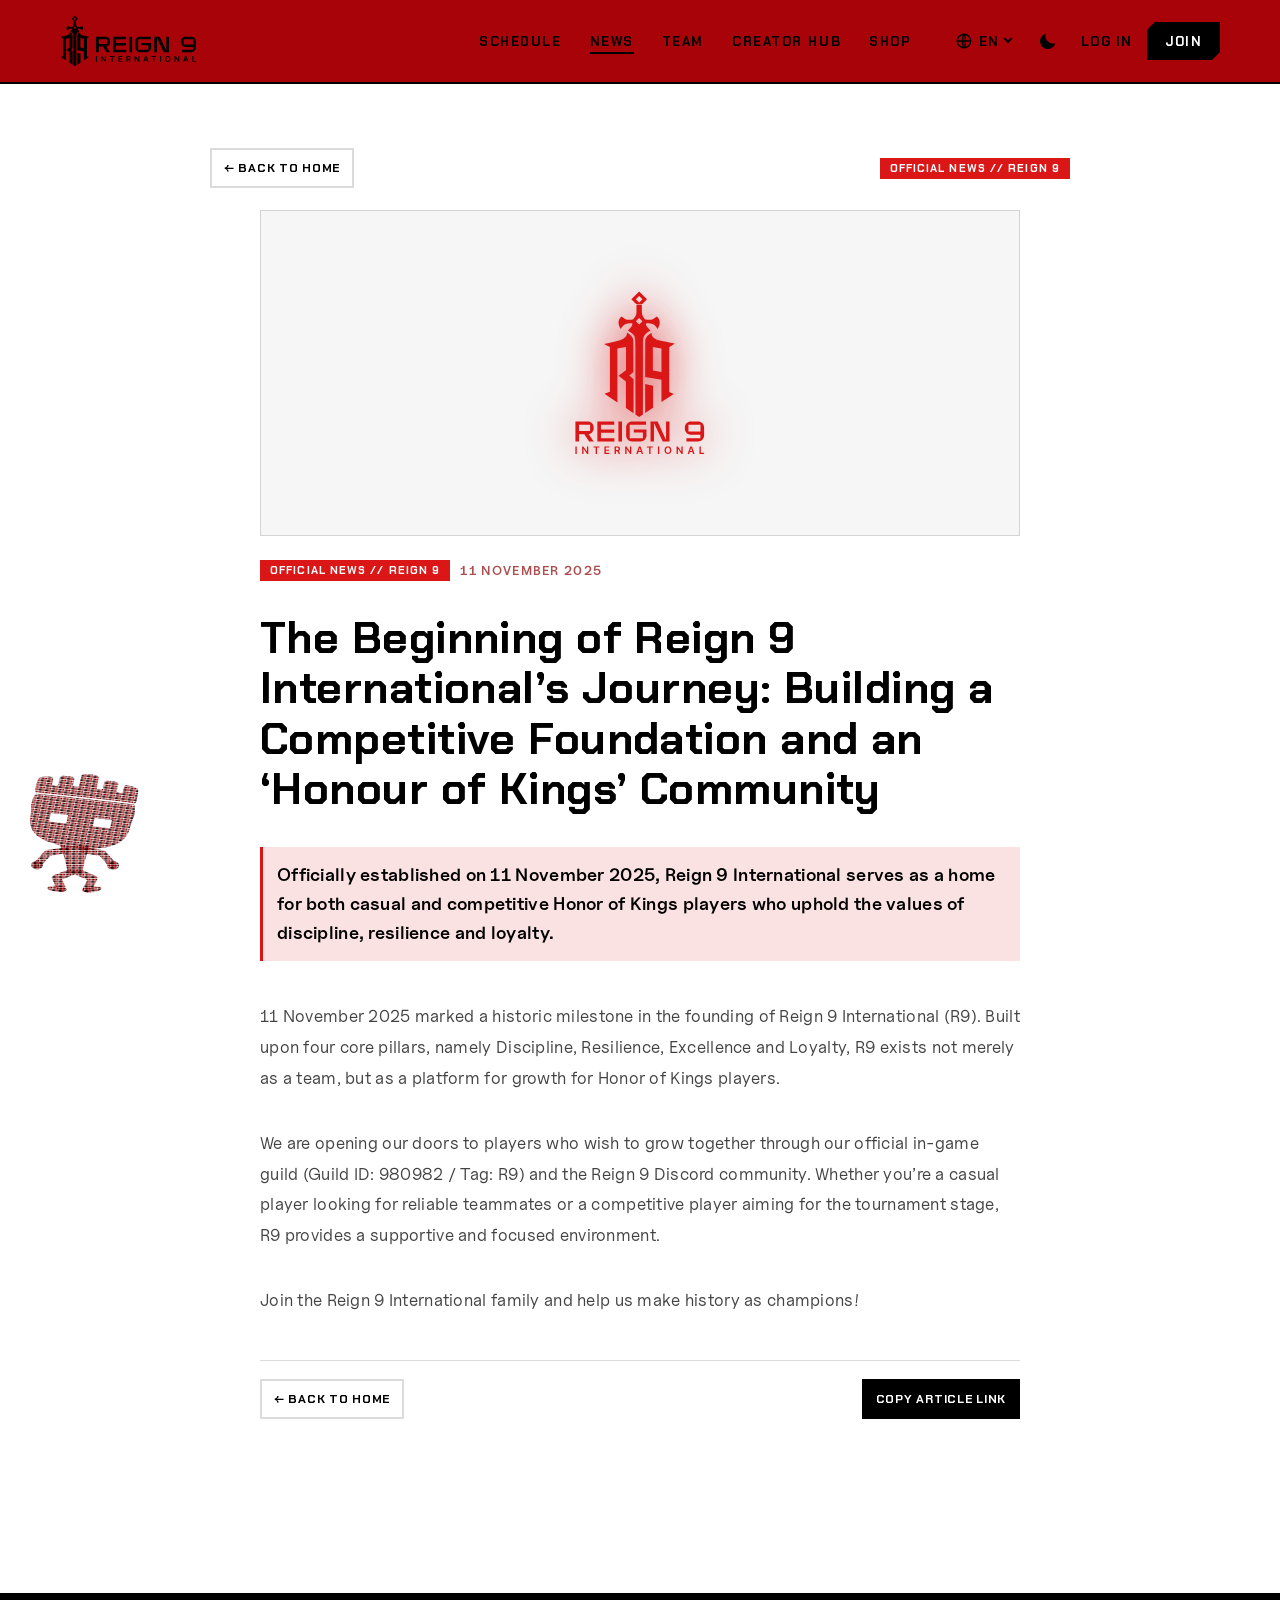
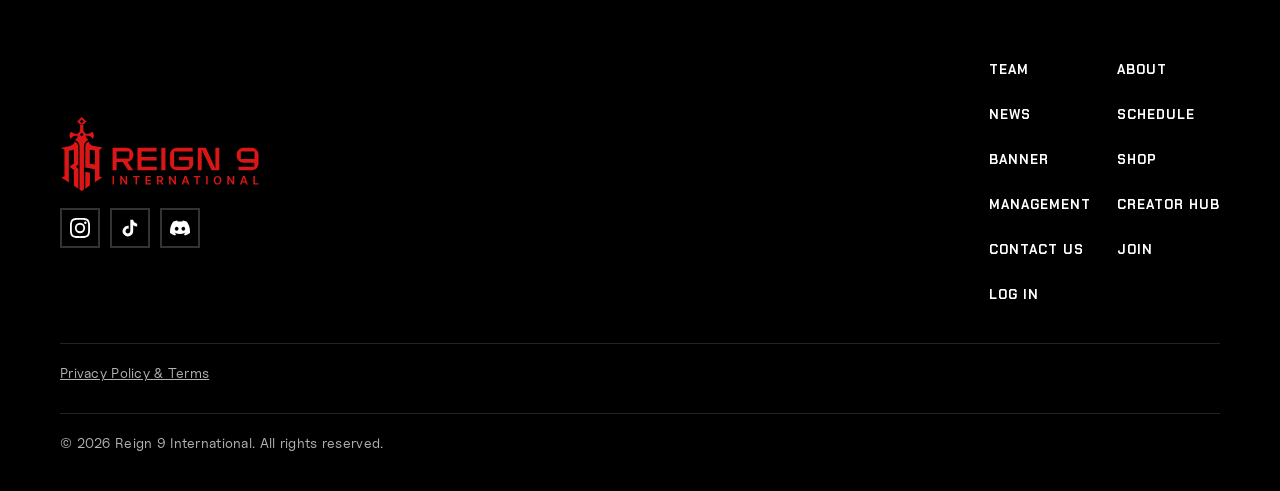
<file: news.html>
<!doctype html>
<html lang="id">
<head>
<meta charset="utf-8">
<meta http-equiv="Content-Security-Policy" content="default-src 'self'; script-src 'self' 'sha256-VEvgJRz/b//qv5WfS8NdVDjYWVtd0/DS3/UY55HoEo4='; style-src 'self' 'unsafe-inline'; img-src 'self' data: blob: https://admin.reign9.site https://i.ytimg.com; font-src 'self'; connect-src 'self' https://admin.reign9.site; media-src 'self'; object-src 'none'; base-uri 'self'; form-action 'self' https://admin.reign9.site; manifest-src 'self'; upgrade-insecure-requests">
<meta name="referrer" content="strict-origin-when-cross-origin">
<meta name="viewport" content="width=device-width, initial-scale=1">
<title>News · Reign 9 International</title>
<meta name="description" content="Berita resmi, kabar turnamen, dan rilis organisasi Reign 9 International (R9) Honor of Kings Esports.">
<meta property="og:title" content="News · Reign 9 International">
<meta property="og:description" content="Honor of Kings esports organization. Together we reign.">
<meta property="og:image" content="gambar/banner/banner-5.jpg">
<meta name="theme-color" content="#A80309">
<meta name="color-scheme" content="dark light">
<meta name="robots" content="index, follow, noai, noimageai">
<meta name="googlebot" content="index, follow, noai, noimageai">
<meta name="bingbot" content="noai, noimageai">
<meta name="copyright" content="© 2026 Reign 9 International">
<script>try { const t = localStorage.getItem('tema'); if (t) document.documentElement.dataset.tema = t; const b = localStorage.getItem('bahasa'); if (b) document.documentElement.lang = b === 'zh' ? 'zh-CN' : b; } catch (e) {}</script>
<link rel="icon" href="gambar/favicon.svg" type="image/svg+xml">
<link rel="preload" href="font/Reign9Display-Regular.otf" as="font" type="font/otf" crossorigin>
<link rel="preload" href="font/oxanium-500.woff2" as="font" type="font/woff2" crossorigin>
<link rel="stylesheet" href="font/font.css?v=2611182331">
<link rel="stylesheet" href="gaya.css?v=2611182331">
</head>
<body>
<svg id="r9-sprite-logo" xmlns="http://www.w3.org/2000/svg" hidden aria-hidden="true"><symbol id="tegak" viewBox="203.33 170.62 188.61 237.24"><g style="fill:var(--logo-simbol,currentColor)"><path fill-rule="nonzero" d="M247.05 319.57 L254.86 316.51 L254.86 252.49 L246.31 248.15 L254.86 246.16 L254.86 246.14 L259.66 245.05 L259.70 245.04 L259.70 245.04 L268.03 243.15 C274.41 241.20 280.14 237.33 279.20 231.98 C279.20 231.98 288.34 235.68 288.42 243.80 L288.42 249.25 L288.42 250.42 L288.42 288.24 L282.66 293.36 L288.75 298.63 L288.75 347.25 L277.79 339.98 L277.79 301.76 L267.28 293.60 L277.87 285.57 L277.87 252.40 L265.57 254.63 L265.57 331.87 L247.05 319.57 Z"/><path fill-rule="evenodd" d="M324.47 242.68 L335.58 244.88 L335.59 244.87 L338.60 245.48 L339.91 245.74 L339.91 245.75 L347.94 247.40 L339.91 252.55 L339.91 317.08 L346.46 319.64 L328.74 331.40 L328.74 318.55 L328.74 310.43 L328.74 299.41 L305.40 295.28 L305.40 288.87 L305.40 284.11 L305.42 284.12 L305.53 250.42 L305.53 250.42 C305.53 250.42 305.40 252.18 305.53 243.80 C305.66 235.42 314.78 232.11 314.78 232.11 C313.91 237.05 318.71 240.71 324.47 242.68 L324.47 242.68 Z M328.74 288.25 L328.74 254.37 L316.43 252.38 L316.43 286.07 L328.74 288.25 Z"/><path fill-rule="nonzero" d="M316.76 339.36 L316.76 327.73 L316.76 310.43 L316.76 307.87 L305.41 305.47 L305.41 346.89 L316.76 339.36 L316.76 339.36 Z"/><path fill-rule="evenodd" d="M285.57 183.87 L296.81 172.62 L308.05 183.87 L301.31 190.61 L292.31 190.61 L285.57 183.87 L285.57 183.87 Z M292.08 183.86 L296.81 188.59 L301.53 183.86 L296.81 179.14 L292.08 183.86 Z"/><path fill-rule="nonzero" d="M300.02 191.89 L296.81 195.10 L293.60 191.89 L300.02 191.89 L300.02 191.89 Z"/><path fill-rule="evenodd" d="M270.56 226.56 C266.63 220.58 265.32 213.33 271.66 208.44 C277.44 213.36 280.30 214.06 287.84 212.89 C292.53 208.43 292.80 204.98 292.91 202.54 L292.91 191.89 L300.65 191.89 L300.65 202.51 C301.48 206.14 301.05 208.40 305.78 212.89 C313.31 214.06 316.18 213.36 321.96 208.44 C328.29 213.33 326.99 220.58 323.06 226.56 C323.06 226.56 320.74 221.14 315.84 219.21 C312.09 217.73 308.19 218.21 306.56 218.52 C306.20 220.33 307.68 222.81 309.30 224.89 L312.90 228.85 C304.37 233.77 302.17 236.70 302.17 247.44 L302.17 349.05 L296.81 352.60 L291.45 349.05 L291.45 254.04 C291.45 236.40 291.76 236.12 280.71 228.85 L284.31 224.89 C285.94 222.81 287.42 220.33 287.05 218.52 C285.43 218.21 281.53 217.73 277.78 219.21 C272.88 221.14 270.56 226.56 270.56 226.56 L270.56 226.56 Z M292.06 215.50 L296.81 220.25 L301.56 215.50 L296.81 210.76 L292.06 215.50 Z"/></g><g style="fill:var(--logo-teks,currentColor)"><path fill-rule="nonzero" d="M207.27 395.05 L207.27 405.72 L205.33 405.72 L205.33 395.05 L207.27 395.05 L207.27 395.05 Z"/><path fill-rule="nonzero" d="M223.81 395.05 L223.81 405.72 L222.10 405.72 L217.07 398.45 L216.98 398.45 L216.98 405.72 L215.05 405.72 L215.05 395.05 L216.78 395.05 L221.80 402.32 L221.89 402.32 L221.89 395.05 L223.81 395.05 L223.81 395.05 Z"/><path fill-rule="nonzero" d="M231.13 396.67 L231.13 395.05 L239.64 395.05 L239.64 396.67 L236.34 396.67 L236.34 405.72 L234.43 405.72 L234.43 396.67 L231.13 396.67 L231.13 396.67 Z"/><path fill-rule="nonzero" d="M246.96 405.72 L246.96 395.05 L253.90 395.05 L253.90 396.67 L248.89 396.67 L248.89 399.56 L253.54 399.56 L253.54 401.18 L248.89 401.18 L248.89 404.10 L253.94 404.10 L253.94 405.72 L246.96 405.72 L246.96 405.72 Z"/><path fill-rule="nonzero" d="M261.56 405.72 L261.56 395.05 L265.56 395.05 C266.38 395.05 267.07 395.19 267.62 395.47 C268.18 395.76 268.60 396.16 268.89 396.67 C269.18 397.18 269.32 397.78 269.32 398.46 C269.32 399.14 269.17 399.74 268.88 400.24 C268.59 400.74 268.17 401.13 267.60 401.40 C267.04 401.67 266.35 401.81 265.53 401.81 L262.68 401.81 L262.68 400.21 L265.27 400.21 C265.75 400.21 266.14 400.14 266.45 400.01 C266.75 399.87 266.98 399.68 267.13 399.42 C267.28 399.16 267.35 398.84 267.35 398.46 C267.35 398.08 267.27 397.76 267.12 397.49 C266.98 397.22 266.75 397.01 266.44 396.87 C266.14 396.73 265.74 396.66 265.26 396.66 L263.49 396.66 L263.49 405.72 L261.56 405.72 L261.56 405.72 Z"/><path fill-rule="nonzero" d="M267.07 400.88 L264.96 400.88 L267.55 405.72 L269.71 405.72 L267.07 400.88 L267.07 400.88 Z"/><path fill-rule="nonzero" d="M285.55 395.05 L285.55 405.72 L283.83 405.72 L278.80 398.45 L278.71 398.45 L278.71 405.72 L276.78 405.72 L276.78 395.05 L278.51 395.05 L283.53 402.32 L283.63 402.32 L283.63 395.05 L285.55 395.05 L285.55 395.05 Z"/><path fill-rule="nonzero" d="M294.70 405.72 L292.64 405.72 L296.39 395.05 L298.78 395.05 L302.54 405.72 L300.48 405.72 L297.63 397.24 L297.55 397.24 L294.70 405.72 L294.70 405.72 Z"/><path fill-rule="nonzero" d="M294.77 401.53 L294.77 403.09 L300.40 403.09 L300.40 401.53 L294.77 401.53 L294.77 401.53 Z"/><path fill-rule="nonzero" d="M307.87 396.67 L307.87 395.05 L316.38 395.05 L316.38 396.67 L313.08 396.67 L313.08 405.72 L311.17 405.72 L311.17 396.67 L307.87 396.67 L307.87 396.67 Z"/><path fill-rule="nonzero" d="M325.63 395.05 L325.63 405.72 L323.70 405.72 L323.70 395.05 L325.63 395.05 L325.63 395.05 Z"/><path fill-rule="evenodd" d="M342.95 400.38 C342.95 401.53 342.73 402.52 342.30 403.33 C341.87 404.15 341.29 404.78 340.55 405.21 C339.82 405.65 338.98 405.86 338.05 405.86 C337.11 405.86 336.28 405.64 335.54 405.21 C334.80 404.77 334.21 404.15 333.79 403.33 C333.36 402.51 333.14 401.53 333.14 400.38 C333.14 399.23 333.36 398.25 333.79 397.43 C334.21 396.61 334.80 395.99 335.54 395.55 C336.28 395.12 337.11 394.90 338.05 394.90 C338.98 394.90 339.82 395.12 340.55 395.55 C341.29 395.99 341.87 396.61 342.30 397.43 C342.73 398.25 342.95 399.23 342.95 400.38 L342.95 400.38 Z M341.00 400.38 C341.00 399.57 340.88 398.89 340.63 398.33 C340.37 397.78 340.03 397.35 339.58 397.07 C339.14 396.78 338.62 396.64 338.05 396.64 C337.46 396.64 336.95 396.78 336.51 397.07 C336.06 397.35 335.72 397.78 335.46 398.33 C335.21 398.89 335.08 399.57 335.08 400.38 C335.08 401.19 335.21 401.88 335.46 402.43 C335.72 402.99 336.06 403.41 336.51 403.70 C336.95 403.99 337.46 404.13 338.05 404.13 C338.62 404.13 339.14 403.99 339.58 403.70 C340.03 403.41 340.37 402.99 340.63 402.43 C340.88 401.88 341.00 401.19 341.00 400.38 L341.00 400.38 Z"/><path fill-rule="nonzero" d="M359.23 395.05 L359.23 405.72 L357.51 405.72 L352.48 398.45 L352.39 398.45 L352.39 405.72 L350.46 405.72 L350.46 395.05 L352.19 395.05 L357.21 402.32 L357.31 402.32 L357.31 395.05 L359.23 395.05 L359.23 395.05 Z"/><path fill-rule="nonzero" d="M368.38 405.72 L366.32 405.72 L370.07 395.05 L372.46 395.05 L376.22 405.72 L374.16 405.72 L371.31 397.24 L371.23 397.24 L368.38 405.72 L368.38 405.72 Z"/><path fill-rule="nonzero" d="M368.45 401.53 L368.45 403.09 L374.08 403.09 L374.08 401.53 L368.45 401.53 L368.45 401.53 Z"/><path fill-rule="nonzero" d="M383.31 405.72 L383.31 395.05 L385.24 395.05 L385.24 404.10 L389.94 404.10 L389.94 405.72 L383.31 405.72 Z"/><path fill-rule="evenodd" d="M231.61 368.86 L231.61 367.89 C231.61 363.17 227.78 359.36 223.07 359.36 L205.37 359.36 L205.37 387.79 L210.51 387.79 L210.51 377.39 L218.18 377.39 L225.01 387.79 L231.61 387.79 L224.24 377.28 C228.39 376.70 231.61 373.17 231.61 368.86 L231.61 368.86 L231.61 368.86 Z M226.45 372.78 L210.51 372.78 L210.51 363.97 L226.45 363.97 L226.45 372.78 L226.45 372.78 Z"/><path fill-rule="nonzero" d="M261.31 383.18 L242.00 383.18 L242.00 375.47 L261.06 375.47 L261.06 370.86 L242.00 370.86 L242.00 363.97 L261.06 363.97 L261.06 359.36 L236.85 359.36 L236.85 387.79 L261.31 387.79 L261.31 383.18 L261.31 383.18 Z"/><path fill-rule="nonzero" d="M272.18 387.79 L272.18 359.36 L267.03 359.36 L267.03 387.79 L272.18 387.79 L272.18 387.79 Z"/><path fill-rule="nonzero" d="M289.09 370.69 L289.09 375.03 L302.15 375.03 L302.15 383.19 L283.27 383.19 L283.27 363.96 L306.66 363.96 L306.66 359.36 L286.65 359.36 C281.94 359.36 278.12 363.17 278.12 367.89 L278.12 379.26 C278.12 383.97 281.94 387.79 286.65 387.79 L298.77 387.79 C303.48 387.79 307.31 383.97 307.31 379.26 L307.31 370.69 L289.09 370.69 L289.09 370.69 Z"/><path fill-rule="nonzero" d="M335.36 359.36 L335.36 385.74 L323.24 359.36 L313.10 359.36 L313.10 387.79 L318.03 387.79 L318.03 361.33 L330.64 387.79 L340.30 387.79 L340.30 359.36 L335.36 359.36 L335.36 359.36 Z"/><path fill-rule="evenodd" d="M370.86 378.19 L384.54 378.19 L384.54 383.19 L364.58 383.19 L364.58 387.79 L381.39 387.79 C386.10 387.79 389.92 383.97 389.92 379.26 L389.92 367.89 C389.92 363.17 386.10 359.36 381.39 359.36 L370.86 359.36 C366.15 359.36 362.33 363.17 362.33 367.89 L362.33 369.66 C362.33 374.37 366.15 378.19 370.86 378.19 L370.86 378.19 L370.86 378.19 Z M367.48 363.97 L384.77 363.97 L384.77 373.60 L367.48 373.60 L367.48 363.97 Z"/></g></symbol><symbol id="datar" viewBox="83.38 426.13 428.51 163.23"><g style="fill:var(--logo-simbol,currentColor)"><path fill-rule="nonzero" d="M86.04 558.13 L92.94 555.43 L92.94 498.79 L85.38 494.95 L92.94 493.19 L92.94 493.17 L97.19 492.20 L97.22 492.19 L97.22 492.20 L104.59 490.52 C110.24 488.80 115.31 485.37 114.47 480.64 C114.47 480.64 122.56 483.92 122.64 491.10 L122.64 495.92 L122.64 496.95 L122.64 530.42 L117.54 534.94 L122.93 539.61 L122.93 582.63 L113.23 576.19 L113.23 542.38 L103.93 535.16 L113.30 528.05 L113.30 498.71 L102.42 500.68 L102.42 569.02 L86.04 558.13 Z"/><path fill-rule="evenodd" d="M154.53 490.11 L164.36 492.06 L164.37 492.04 L167.03 492.59 L168.19 492.82 L168.19 492.83 L175.30 494.29 L168.19 498.84 L168.19 555.93 L173.98 558.20 L158.31 568.61 L158.31 557.24 L158.31 550.05 L158.31 540.30 L137.65 536.65 L137.65 530.97 L137.65 526.77 L137.67 526.77 L137.78 496.95 L137.77 496.95 C137.77 496.95 137.65 498.52 137.77 491.10 C137.89 483.68 145.96 480.76 145.96 480.76 C145.19 485.13 149.43 488.37 154.53 490.11 L154.53 490.11 Z M158.31 530.42 L158.31 500.45 L147.42 498.69 L147.42 528.50 L158.31 530.42 Z"/><path fill-rule="nonzero" d="M147.71 575.64 L147.71 565.35 L147.71 550.05 L147.71 547.78 L137.67 545.66 L137.67 582.31 L147.71 575.64 L147.71 575.64 Z"/><path fill-rule="evenodd" d="M120.11 438.07 L130.06 428.13 L140.00 438.07 L134.04 444.04 L126.08 444.04 L120.11 438.07 L120.11 438.07 Z M125.88 438.07 L130.06 442.25 L134.24 438.07 L130.06 433.89 L125.88 438.07 Z"/><path fill-rule="nonzero" d="M132.90 445.17 L130.06 448.02 L127.21 445.17 L132.90 445.17 L132.90 445.17 Z"/><path fill-rule="evenodd" d="M106.83 475.85 C103.35 470.56 102.20 464.14 107.80 459.82 C112.92 464.16 115.45 464.79 122.12 463.75 C126.27 459.81 126.51 456.75 126.61 454.59 L126.61 445.17 L133.46 445.17 L133.46 454.57 C134.19 457.78 133.81 459.78 137.99 463.75 C144.66 464.79 147.20 464.16 152.31 459.82 C157.91 464.14 156.76 470.56 153.28 475.85 C153.28 475.85 151.23 471.05 146.89 469.34 C143.58 468.03 140.13 468.46 138.69 468.73 C138.36 470.33 139.67 472.53 141.11 474.37 L144.30 477.87 C136.75 482.23 134.80 484.82 134.80 494.32 L134.80 584.22 L130.06 587.36 L125.32 584.22 L125.32 500.16 C125.32 484.55 125.59 484.31 115.82 477.87 L119.00 474.37 C120.44 472.53 121.75 470.33 121.43 468.73 C119.99 468.46 116.54 468.03 113.22 469.34 C108.89 471.05 106.83 475.85 106.83 475.85 L106.83 475.85 Z M125.86 466.06 L130.06 470.26 L134.26 466.06 L130.06 461.86 L125.86 466.06 Z"/></g><g style="fill:var(--logo-teks,currentColor)"><path fill-rule="nonzero" d="M199.51 555.12 L199.51 573.25 L196.23 573.25 L196.23 555.12 L199.51 555.12 L199.51 555.12 Z"/><path fill-rule="nonzero" d="M227.63 555.12 L227.63 573.25 L224.71 573.25 L216.17 560.91 L216.02 560.91 L216.02 573.25 L212.73 573.25 L212.73 555.12 L215.67 555.12 L224.21 567.48 L224.36 567.48 L224.36 555.12 L227.63 555.12 L227.63 555.12 Z"/><path fill-rule="nonzero" d="M240.06 557.88 L240.06 555.12 L254.52 555.12 L254.52 557.88 L248.92 557.88 L248.92 573.25 L245.66 573.25 L245.66 557.88 L240.06 557.88 L240.06 557.88 Z"/><path fill-rule="nonzero" d="M266.95 573.25 L266.95 555.12 L278.75 555.12 L278.75 557.88 L270.24 557.88 L270.24 562.80 L278.13 562.80 L278.13 565.55 L270.24 565.55 L270.24 570.50 L278.81 570.50 L278.81 573.25 L266.95 573.25 L266.95 573.25 Z"/><path fill-rule="nonzero" d="M291.75 573.25 L291.75 555.12 L298.55 555.12 C299.95 555.12 301.12 555.37 302.06 555.85 C303.01 556.34 303.72 557.01 304.21 557.88 C304.70 558.75 304.94 559.77 304.94 560.92 C304.94 562.08 304.70 563.09 304.20 563.95 C303.71 564.80 302.99 565.45 302.03 565.92 C301.08 566.38 299.90 566.61 298.51 566.61 L293.67 566.61 L293.67 563.89 L298.07 563.89 C298.88 563.89 299.55 563.77 300.07 563.55 C300.59 563.32 300.97 562.99 301.22 562.55 C301.47 562.11 301.60 561.57 301.60 560.92 C301.60 560.28 301.47 559.73 301.22 559.27 C300.96 558.82 300.58 558.47 300.06 558.23 C299.54 557.99 298.87 557.87 298.05 557.87 L295.04 557.87 L295.04 573.25 L291.75 573.25 L291.75 573.25 Z"/><path fill-rule="nonzero" d="M301.12 565.04 L297.54 565.04 L301.94 573.25 L305.61 573.25 L301.12 565.04 L301.12 565.04 Z"/><path fill-rule="nonzero" d="M332.52 555.12 L332.52 573.25 L329.60 573.25 L321.06 560.91 L320.91 560.91 L320.91 573.25 L317.62 573.25 L317.62 555.12 L320.56 555.12 L329.09 567.48 L329.25 567.48 L329.25 555.12 L332.52 555.12 L332.52 555.12 Z"/><path fill-rule="nonzero" d="M348.07 573.25 L344.56 573.25 L350.95 555.12 L355.00 555.12 L361.39 573.25 L357.89 573.25 L353.04 558.84 L352.90 558.84 L348.07 573.25 L348.07 573.25 Z"/><path fill-rule="nonzero" d="M348.19 566.14 L348.19 568.78 L357.75 568.78 L357.75 566.14 L348.19 566.14 L348.19 566.14 Z"/><path fill-rule="nonzero" d="M370.45 557.88 L370.45 555.12 L384.91 555.12 L384.91 557.88 L379.30 557.88 L379.30 573.25 L376.05 573.25 L376.05 557.88 L370.45 557.88 L370.45 557.88 Z"/><path fill-rule="nonzero" d="M400.63 555.12 L400.63 573.25 L397.34 573.25 L397.34 555.12 L400.63 555.12 L400.63 555.12 Z"/><path fill-rule="evenodd" d="M430.05 564.19 C430.05 566.14 429.68 567.81 428.95 569.20 C428.22 570.59 427.23 571.66 425.97 572.39 C424.72 573.13 423.30 573.50 421.72 573.50 C420.13 573.50 418.71 573.13 417.45 572.39 C416.20 571.65 415.21 570.58 414.48 569.19 C413.75 567.81 413.39 566.14 413.39 564.19 C413.39 562.23 413.75 560.56 414.48 559.17 C415.21 557.79 416.20 556.72 417.45 555.98 C418.71 555.24 420.13 554.88 421.72 554.88 C423.30 554.88 424.72 555.24 425.97 555.98 C427.23 556.72 428.22 557.79 428.95 559.17 C429.68 560.56 430.05 562.23 430.05 564.19 L430.05 564.19 Z M426.74 564.19 C426.74 562.81 426.53 561.65 426.10 560.71 C425.67 559.76 425.08 559.04 424.33 558.55 C423.57 558.07 422.70 557.82 421.72 557.82 C420.73 557.82 419.86 558.07 419.10 558.55 C418.35 559.04 417.76 559.76 417.33 560.71 C416.90 561.65 416.69 562.81 416.69 564.19 C416.69 565.56 416.90 566.73 417.33 567.67 C417.76 568.62 418.35 569.33 419.10 569.82 C419.86 570.31 420.73 570.55 421.72 570.55 C422.70 570.55 423.57 570.31 424.33 569.82 C425.08 569.33 425.67 568.62 426.10 567.67 C426.53 566.73 426.74 565.56 426.74 564.19 L426.74 564.19 Z"/><path fill-rule="nonzero" d="M457.71 555.12 L457.71 573.25 L454.79 573.25 L446.25 560.91 L446.10 560.91 L446.10 573.25 L442.81 573.25 L442.81 555.12 L445.75 555.12 L454.28 567.48 L454.44 567.48 L454.44 555.12 L457.71 555.12 L457.71 555.12 Z"/><path fill-rule="nonzero" d="M473.26 573.25 L469.76 573.25 L476.14 555.12 L480.19 555.12 L486.58 573.25 L483.08 573.25 L478.23 558.84 L478.09 558.84 L473.26 573.25 L473.26 573.25 Z"/><path fill-rule="nonzero" d="M473.38 566.14 L473.38 568.78 L482.94 568.78 L482.94 566.14 L473.38 566.14 L473.38 566.14 Z"/><path fill-rule="nonzero" d="M498.62 573.25 L498.62 555.12 L501.91 555.12 L501.91 570.50 L509.89 570.50 L509.89 573.25 L498.62 573.25 Z"/><path fill-rule="evenodd" d="M240.87 510.63 L240.87 508.98 C240.87 500.97 234.37 494.48 226.36 494.48 L196.28 494.48 L196.28 542.80 L205.02 542.80 L205.02 525.13 L218.06 525.13 L229.66 542.80 L240.87 542.80 L228.35 524.93 C235.41 523.95 240.87 517.96 240.87 510.63 L240.87 510.63 L240.87 510.63 Z M232.10 517.29 L205.02 517.29 L205.02 502.31 L232.10 502.31 L232.10 517.29 L232.10 517.29 Z"/><path fill-rule="nonzero" d="M291.33 534.96 L258.53 534.96 L258.53 521.86 L290.91 521.86 L290.91 514.03 L258.53 514.03 L258.53 502.31 L290.91 502.31 L290.91 494.48 L249.77 494.48 L249.77 542.80 L291.33 542.80 L291.33 534.96 L291.33 534.96 Z"/><path fill-rule="nonzero" d="M309.81 542.80 L309.81 494.48 L301.06 494.48 L301.06 542.80 L309.81 542.80 L309.81 542.80 Z"/><path fill-rule="nonzero" d="M338.53 513.74 L338.53 521.11 L360.73 521.11 L360.73 534.97 L328.65 534.97 L328.65 502.30 L368.38 502.30 L368.38 494.48 L334.39 494.48 C326.39 494.48 319.90 500.97 319.90 508.98 L319.90 528.30 C319.90 536.31 326.39 542.80 334.39 542.80 L354.98 542.80 C362.99 542.80 369.49 536.31 369.49 528.30 L369.49 513.74 L338.53 513.74 L338.53 513.74 Z"/><path fill-rule="nonzero" d="M417.16 494.48 L417.16 539.31 L396.57 494.48 L379.32 494.48 L379.32 542.80 L387.71 542.80 L387.71 497.84 L409.13 542.80 L425.54 542.80 L425.54 494.48 L417.16 494.48 L417.16 494.48 Z"/><path fill-rule="evenodd" d="M477.47 526.48 L500.72 526.48 L500.72 534.98 L466.79 534.98 L466.79 542.80 L495.36 542.80 C503.36 542.80 509.85 536.31 509.85 528.30 L509.85 508.98 C509.85 500.97 503.36 494.48 495.36 494.48 L477.47 494.48 C469.46 494.48 462.97 500.97 462.97 508.98 L462.97 511.99 C462.97 520.00 469.46 526.48 477.47 526.48 L477.47 526.48 L477.47 526.48 Z M471.73 502.31 L501.10 502.31 L501.10 518.68 L471.73 518.68 L471.73 502.31 Z"/></g></symbol><symbol id="simbol" viewBox="244.31 170.62 105.63 183.98"><g style="fill:var(--logo-simbol,currentColor)"><path fill-rule="nonzero" d="M247.05 319.57 L254.86 316.51 L254.86 252.49 L246.31 248.15 L254.86 246.16 L254.86 246.14 L259.66 245.05 L259.70 245.04 L259.70 245.04 L268.03 243.15 C274.41 241.20 280.14 237.33 279.20 231.98 C279.20 231.98 288.34 235.68 288.42 243.80 L288.42 249.25 L288.42 250.42 L288.42 288.24 L282.66 293.36 L288.75 298.63 L288.75 347.25 L277.79 339.98 L277.79 301.76 L267.28 293.60 L277.87 285.57 L277.87 252.40 L265.57 254.63 L265.57 331.87 L247.05 319.57 Z"/><path fill-rule="evenodd" d="M324.47 242.68 L335.58 244.88 L335.59 244.87 L338.60 245.48 L339.91 245.74 L339.91 245.75 L347.94 247.40 L339.91 252.55 L339.91 317.08 L346.46 319.64 L328.74 331.40 L328.74 318.55 L328.74 310.43 L328.74 299.41 L305.40 295.28 L305.40 288.87 L305.40 284.11 L305.42 284.12 L305.53 250.42 L305.53 250.42 C305.53 250.42 305.40 252.18 305.53 243.80 C305.66 235.42 314.78 232.11 314.78 232.11 C313.91 237.05 318.71 240.71 324.47 242.68 L324.47 242.68 Z M328.74 288.25 L328.74 254.37 L316.43 252.38 L316.43 286.07 L328.74 288.25 Z"/><path fill-rule="nonzero" d="M316.76 339.36 L316.76 327.73 L316.76 310.43 L316.76 307.87 L305.41 305.47 L305.41 346.89 L316.76 339.36 L316.76 339.36 Z"/><path fill-rule="evenodd" d="M285.57 183.87 L296.81 172.62 L308.05 183.87 L301.31 190.61 L292.31 190.61 L285.57 183.87 L285.57 183.87 Z M292.08 183.86 L296.81 188.59 L301.53 183.86 L296.81 179.14 L292.08 183.86 Z"/><path fill-rule="nonzero" d="M300.02 191.89 L296.81 195.10 L293.60 191.89 L300.02 191.89 L300.02 191.89 Z"/><path fill-rule="evenodd" d="M270.56 226.56 C266.63 220.58 265.32 213.33 271.66 208.44 C277.44 213.36 280.30 214.06 287.84 212.89 C292.53 208.43 292.80 204.98 292.91 202.54 L292.91 191.89 L300.65 191.89 L300.65 202.51 C301.48 206.14 301.05 208.40 305.78 212.89 C313.31 214.06 316.18 213.36 321.96 208.44 C328.29 213.33 326.99 220.58 323.06 226.56 C323.06 226.56 320.74 221.14 315.84 219.21 C312.09 217.73 308.19 218.21 306.56 218.52 C306.20 220.33 307.68 222.81 309.30 224.89 L312.90 228.85 C304.37 233.77 302.17 236.70 302.17 247.44 L302.17 349.05 L296.81 352.60 L291.45 349.05 L291.45 254.04 C291.45 236.40 291.76 236.12 280.71 228.85 L284.31 224.89 C285.94 222.81 287.42 220.33 287.05 218.52 C285.43 218.21 281.53 217.73 277.78 219.21 C272.88 221.14 270.56 226.56 270.56 226.56 L270.56 226.56 Z M292.06 215.50 L296.81 220.25 L301.56 215.50 L296.81 210.76 L292.06 215.50 Z"/></g><g style="fill:var(--logo-teks,currentColor)"></g></symbol></svg>
<a class="lewati" href="#isi" data-i18n="lewati">Langsung ke isi</a>

<header class="atas" id="atas">
  <a class="atas__logo" href="index.html" data-i18n-attr="aria-label:logo.label" aria-label="Reign 9 International, ke beranda">
    <svg viewBox="0 0 428.51 163.23" aria-hidden="true"><use href="#datar"/></svg>
  </a>
  <nav class="atas__menu" id="menu" aria-label="Menu">
    <a href="index.html#schedule" data-i18n="menu.schedule">Schedule</a>
    <a href="index.html#news" aria-current="page" data-i18n="menu.news">News</a>
    <a href="index.html#rosters" data-i18n="menu.rosters">Team</a>
    <a href="index.html#creator" data-i18n="menu.creator">Creator Hub</a>
    <a href="index.html#shop" data-i18n="menu.shop">Shop</a>
    <a href="index.html#management" class="menu-ekstra" data-i18n="menu.management">Management</a>
    <a href="index.html#about" class="menu-ekstra" data-i18n="menu.about">About</a>
    <a href="index.html#banner" class="menu-ekstra" data-i18n="menu.banner">Banner</a>
    <a href="index.html#contact" class="menu-ekstra" data-i18n="menu.contact">Contact Us</a>
    <div class="menu-hp">
      <a href="https://user.reign9.site/" class="menu-hp__masuk" data-akun-link data-i18n="akun.masuk">Login</a>
      <a href="https://user.reign9.site/#daftar" class="menu-hp__daftar" data-akun-link data-i18n="akun.daftar">Daftar</a>
    </div>
  </nav>
  <div class="atas__alat">
    <div class="pilih-bhs">
      <button type="button" class="pilih-bhs__tombol" aria-expanded="false" data-i18n-attr="aria-label:bahasa.pilih" aria-label="Pilih bahasa"><svg viewBox="0 0 24 24" aria-hidden="true"><circle cx="12" cy="12" r="9" fill="none" stroke="currentColor" stroke-width="1.8"/><path d="M3 12h18M12 3c2.5 2.7 2.5 15.3 0 18M12 3c-2.5 2.7-2.5 15.3 0 18" fill="none" stroke="currentColor" stroke-width="1.8"/></svg><span data-bahasa-kini>ID</span></button>
      <div class="pilih-bhs__daftar" role="group" hidden>
        <button type="button" data-bahasa="id" aria-pressed="true">Bahasa Indonesia</button>
        <button type="button" data-bahasa="en" aria-pressed="false">English</button>
        <button type="button" data-bahasa="zh" aria-pressed="false" lang="zh-CN">简体中文</button>
      </div>
    </div>
    <button class="tema" type="button" data-i18n-attr="aria-label:tema.ganti" aria-label="Ganti mode terang/gelap">
      <svg class="tema__matahari" viewBox="0 0 24 24" aria-hidden="true"><circle cx="12" cy="12" r="4.5" fill="currentColor"/><path d="M12 1.5v3M12 19.5v3M1.5 12h3M19.5 12h3M4.6 4.6l2.1 2.1M17.3 17.3l2.1 2.1M4.6 19.4l2.1-2.1M17.3 6.7l2.1-2.1" stroke="currentColor" stroke-width="2.2"/></svg>
      <svg class="tema__bulan" viewBox="0 0 24 24" aria-hidden="true"><path d="M20 14.5A8.5 8.5 0 0 1 9.5 4a8.5 8.5 0 1 0 10.5 10.5z" fill="currentColor"/></svg>
    </button>
    <a class="atas__masuk" href="https://user.reign9.site/" data-akun-link data-i18n="akun.masuk">Login</a>
    <a class="atas__daftar" href="https://user.reign9.site/#daftar" data-akun-link data-i18n="akun.daftar" data-i18n-attr="title:akun.label">Daftar</a>
    <button class="atas__buka" type="button" aria-expanded="false" aria-controls="menu">
      <span class="sr" data-i18n="menu.buka">Buka menu</span><i></i><i></i><i></i>
    </button>
  </div>
  <nav class="atas__bilah" aria-label="Menu utama"><a href="index.html#schedule" data-i18n="menu.schedule">Schedule</a><a href="index.html#news" aria-current="page" data-i18n="menu.news">News</a><a href="index.html#rosters" data-i18n="menu.rosters">Team</a><a href="index.html#management" data-i18n="menu.management">Management</a><a href="index.html#creator" data-i18n="menu.creator">Creator Hub</a><a href="index.html#shop" data-i18n="menu.shop">Shop</a><a href="index.html#about" data-i18n="menu.about">About</a><a href="index.html#contact" data-i18n="menu.contact">Contact Us</a></nav>
</header>

<!-- panggung IXAR penjelajah aktif -->
<div class="panggung-ixar">
  <button type="button" class="ixar-gelembung" data-ixar-gelembung hidden title="Klik untuk ganti cuitan / fun fact IXAR">
    <span class="ixar-gelembung__kepala">
      <span class="ixar-gelembung__tag" data-i18n="tambahan.IXARFUNFACTJOKES">IXAR // FUN FACT &amp; JOKES</span>
      <span class="ixar-gelembung__nomor" data-ixar-cuitan-nomor>#1/200</span>
    </span>
    <span class="ixar-gelembung__teks" data-ixar-cuitan-teks></span>
  </button>
  <span class="jelajah__ixar" data-ixar="baca" data-ixar-bara data-ixar-otak data-ixar-interaktif data-i18n-attr="aria-label:ixar.label"></span>
</div>

<main id="isi" class="halaman-berita" aria-labelledby="judul-halaman-berita">
  <div class="nav-berita-atas">
    <a class="tombol tombol--garis tombol--kecil" href="index.html#news" data-i18n="news.kembali">← Kembali ke Semua Berita</a>
    <span class="artikel-berita__lencana" data-i18n="news.lencana">REIGN 9 OFFICIAL PRESS</span>
  </div>

  <article class="artikel-berita" id="news" data-artikel-berita>
    <div class="artikel-berita__badan">
      <p class="kosong" data-i18n="tambahan.MemuatberitaresmiReign9International">Memuat berita resmi Reign 9 International…</p>
    </div>
  </article>

  <section class="berita-lainnya" aria-labelledby="judul-berita-lainnya">
    <h2 id="judul-berita-lainnya" class="sub-judul" data-i18n-html="news.lainnya">Berita Lainnya</h2>
    <div class="news__grid" data-news-lainnya></div>
  </section>
</main>

<footer class="kaki">
  <div class="kaki__merek">
    <svg class="kaki__logo" viewBox="0 0 428.51 163.23" aria-label="Reign 9 International"><use href="#datar"/></svg>
    <ul class="sosmed sosmed--kecil" aria-label="Instagram, TikTok, Discord">
      <li><a href="https://www.instagram.com/reignnine/" target="_blank" rel="noopener" data-i18n-attr="aria-label:sosmed.ig" aria-label="Instagram Reign 9"><svg viewBox="0 0 24 24" aria-hidden="true"><path d="M12 2.2c3.2 0 3.6 0 4.8.1 3.2.1 4.8 1.7 4.9 4.9.1 1.3.1 1.6.1 4.8s0 3.6-.1 4.8c-.1 3.2-1.7 4.8-4.9 4.9-1.3.1-1.6.1-4.8.1s-3.6 0-4.8-.1c-3.3-.1-4.8-1.7-4.9-4.9C2.2 15.6 2.2 15.2 2.2 12s0-3.6.1-4.8C2.4 3.9 3.9 2.4 7.2 2.3 8.4 2.2 8.8 2.2 12 2.2zM12 0C8.7 0 8.3 0 7.1.1 2.7.3.3 2.7.1 7.1 0 8.3 0 8.7 0 12s0 3.7.1 4.9c.2 4.4 2.6 6.8 7 7 1.2.1 1.6.1 4.9.1s3.7 0 4.9-.1c4.4-.2 6.8-2.6 7-7 .1-1.2.1-1.6.1-4.9s0-3.7-.1-4.9c-.2-4.4-2.6-6.8-7-7C15.7 0 15.3 0 12 0zm0 5.8a6.2 6.2 0 1 0 0 12.4 6.2 6.2 0 0 0 0-12.4zM12 16a4 4 0 1 1 0-8 4 4 0 0 1 0 8zm6.4-11.8a1.4 1.4 0 1 0 0 2.9 1.4 1.4 0 0 0 0-2.9z" fill="currentColor"/></svg></a></li>
      <li><a href="https://www.tiktok.com/@reignnine" target="_blank" rel="noopener" data-i18n-attr="aria-label:sosmed.tt" aria-label="TikTok Reign 9"><svg viewBox="0 0 24 24" aria-hidden="true"><path d="M19.6 6.7a4.8 4.8 0 0 1-3.8-4.2V2h-3.4v13.7a2.9 2.9 0 0 1-5.2 1.7 2.9 2.9 0 0 1 3.2-4.5V9.4a6.3 6.3 0 0 0-5.4 10.7 6.3 6.3 0 0 0 10.8-4.4V8.7a8.2 8.2 0 0 0 4.8 1.5V6.8a4.8 4.8 0 0 1-1-.1z" fill="currentColor"/></svg></a></li>
      <li><a href="https://discord.gg/g9DFeHUMYs" target="_blank" rel="noopener" data-i18n-attr="aria-label:sosmed.dc" aria-label="Discord Reign 9"><svg viewBox="0 0 24 24" aria-hidden="true"><path d="M20.3 4.4A19.8 19.8 0 0 0 15.4 3l-.6 1.3a18.3 18.3 0 0 0-5.5 0L8.6 3a19.7 19.7 0 0 0-4.9 1.5C.5 9.1-.3 13.6.1 18.1a19.9 19.9 0 0 0 6 3l1.3-2a12.9 12.9 0 0 1-2-1l.5-.4a14.2 14.2 0 0 0 12.2 0l.5.4c-.6.4-1.3.7-2 1l1.3 2a19.8 19.8 0 0 0 6-3c.5-5.2-.8-9.7-3.6-13.7zM8 15.4c-1.2 0-2.2-1.1-2.2-2.4S6.8 10.5 8 10.5s2.2 1.1 2.2 2.5-1 2.4-2.2 2.4zm8 0c-1.2 0-2.2-1.1-2.2-2.4s1-2.5 2.2-2.5 2.2 1.1 2.2 2.5-1 2.4-2.2 2.4z" fill="currentColor"/></svg></a></li>
    </ul>
  </div>
  <nav class="kaki__menu" aria-label="Menu bawah">
    <a href="index.html#rosters" data-i18n="menu.rosters">Rosters</a><a href="index.html#about" data-i18n="menu.about">About</a>
    <a href="index.html#news" data-i18n="menu.news">News</a><a href="index.html#schedule" data-i18n="menu.schedule">Schedule</a>
    <a href="index.html#banner" data-i18n="menu.banner">Banner</a><a href="index.html#shop" data-i18n="menu.shop">Shop</a>
    <a href="index.html#management" data-i18n="menu.management">Management</a><a href="index.html#creator" data-i18n="menu.creator">Creator Hub</a>
    <a href="index.html#contact" data-i18n="menu.contact">Contact Us</a>
    <a href="https://user.reign9.site/#daftar" data-akun-link data-i18n="akun.daftar">Daftar</a><a href="https://user.reign9.site/" data-akun-link data-i18n="akun.masuk">Login</a>
  </nav>
  <p class="kaki__hak"><a href="privasi.html" data-i18n="kaki.privasi">Kebijakan Privasi & Ketentuan</a></p>
  <p class="kaki__hak" data-i18n="kaki.hak">© 2026 Reign 9 International.</p>
</footer>

<script src="bahasa.js?v=2611182331"></script>
<script src="cuitan-ixar.js?v=2611182331"></script>
<script src="ixar.js?v=2611182331"></script>
<script src="desain-model.js?v=2611182331"></script>
<script src="desain.js?v=2611182331"></script>
<script src="app.js?v=2611182331"></script>
<script src="bagian-baru.js?v=2611182331"></script>
</body>
</html>
</file>
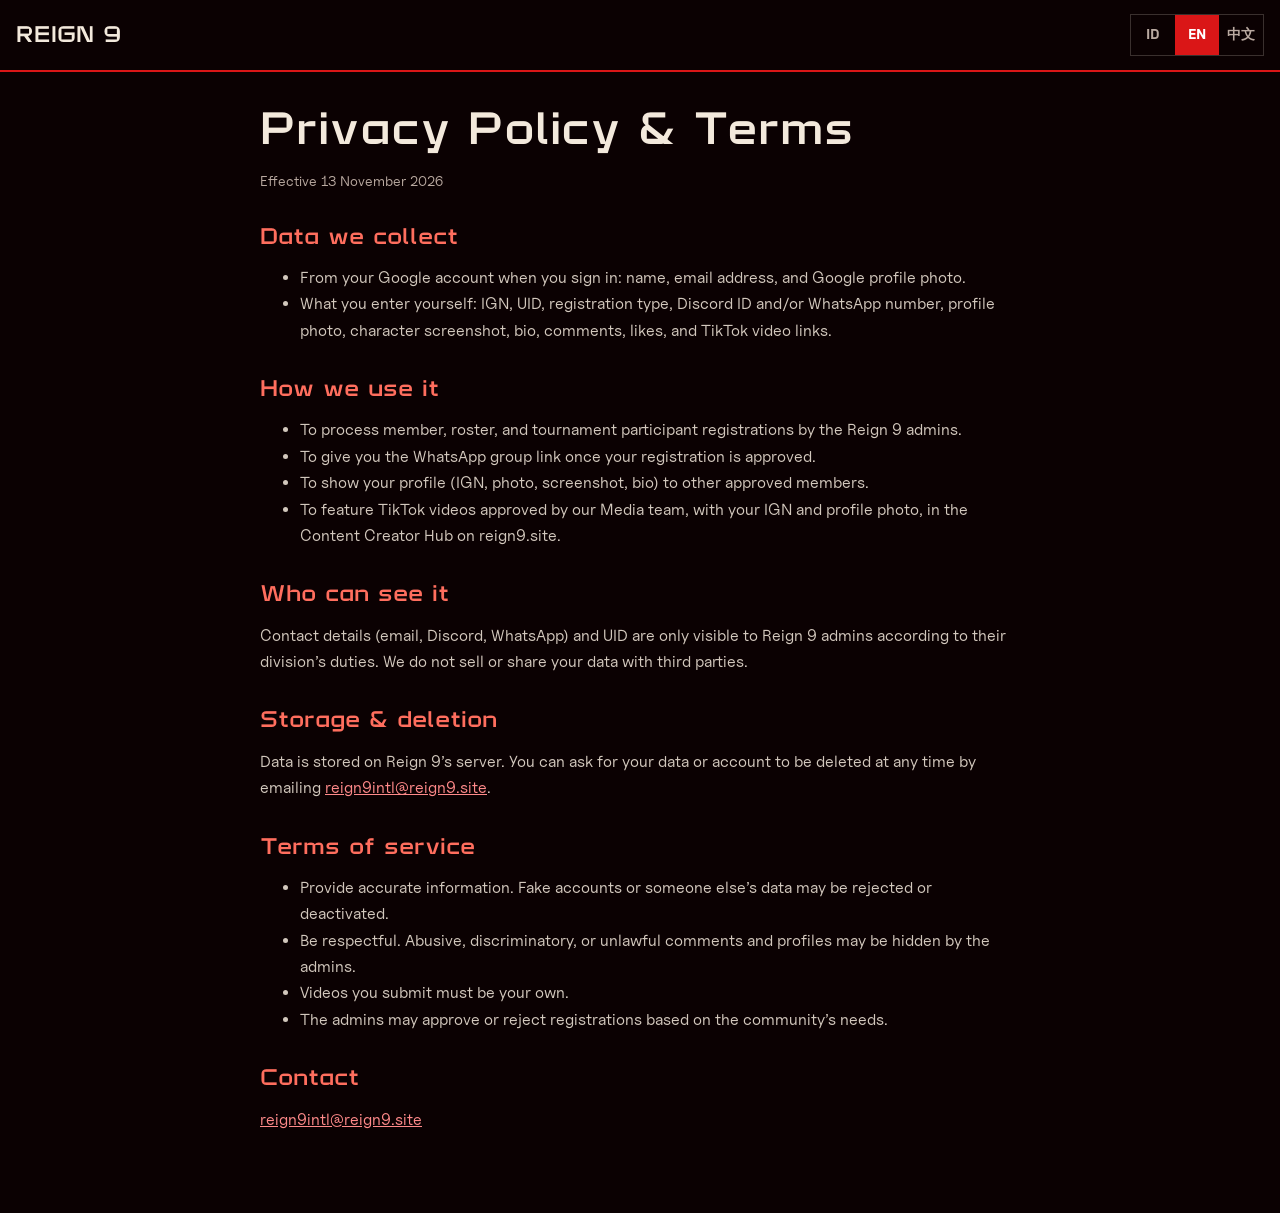
<file: privasi.html>
<!doctype html>
<html lang="id">
<head>
<meta charset="utf-8">
<meta name="viewport" content="width=device-width, initial-scale=1">
<meta http-equiv="Content-Security-Policy" content="default-src 'self'; script-src 'self'; style-src 'self' 'unsafe-inline'; img-src 'self' data:; font-src 'self'; object-src 'none'; base-uri 'self'">
<title>Kebijakan Privasi & Ketentuan · Reign 9 International</title>
<meta name="description" content="Kebijakan privasi dan ketentuan layanan akun member Reign 9 International.">
<link rel="icon" href="gambar/favicon.svg" type="image/svg+xml">
<link rel="stylesheet" href="font/font.css">
<style>
  :root { color-scheme: dark; }
  body { margin: 0; background: #0B0102; color: #F3E9DC; font: 400 16px/1.65 'Uncut Sans', system-ui, sans-serif; }
  header { display: flex; flex-wrap: wrap; gap: 12px; align-items: center; justify-content: space-between; padding: 14px 16px; border-bottom: 2px solid #DA1617; }
  header a { color: #F3E9DC; font: 400 22px/1 'Reign9Display', 'Oxanium', sans-serif; text-decoration: none; }
  .bahasa { display: inline-flex; border: 1px solid rgba(243,233,220,.2); }
  .bahasa button { min-width: 44px; min-height: 40px; border: 0; background: none; color: #B9A9A0; font: 700 14px/1 'Oxanium', sans-serif; cursor: pointer; }
  .bahasa button[aria-pressed="true"] { background: #DA1617; color: #fff; }
  main { max-width: 760px; margin: 0 auto; padding: 32px 16px 64px; }
  h1, h2 { font-family: 'Reign9Display', 'Oxanium', sans-serif; font-weight: 400; line-height: 1.15; }
  h1 { font-size: clamp(30px, 7vw, 44px); margin: 0 0 6px; }
  h2 { font-size: 22px; margin: 32px 0 8px; color: #ff6e5e; }
  p, li { color: rgba(243,233,220,.86); }
  a { color: #ff8a8a; }
  .tgl { color: #B9A9A0; font-size: 14px; }
  [lang]:not(html)[hidden] { display: none; }
</style>
</head>
<body>
<header>
  <a href="index.html">REIGN 9</a>
  <div class="bahasa" role="group" aria-label="Bahasa / Language / 语言">
    <button type="button" data-l="id" aria-pressed="true">ID</button>
    <button type="button" data-l="en" aria-pressed="false">EN</button>
    <button type="button" data-l="zh" aria-pressed="false" lang="zh-CN">中文</button>
  </div>
</header>
<main>
<section lang="id">
  <h1>Kebijakan Privasi & Ketentuan</h1>
  <p class="tgl">Berlaku sejak 13 November 2026</p>
  <h2 id="privasi">Data yang kami kumpulkan</h2>
  <ul>
    <li>Dari akun Google saat kamu login: nama, alamat email, dan foto profil Google.</li>
    <li>Yang kamu isi sendiri: IGN, UID, jenis pendaftaran, ID Discord dan/atau nomor WhatsApp, foto profil, screenshot karakter, bio, komentar, suka, dan link video TikTok.</li>
  </ul>
  <h2>Untuk apa data dipakai</h2>
  <ul>
    <li>Memproses pendaftaran member, roster, dan peserta turnamen oleh pengurus Reign 9.</li>
    <li>Memberi link grup WhatsApp setelah pendaftaranmu diterima.</li>
    <li>Menampilkan profilmu (IGN, foto, screenshot, bio) ke sesama member yang sudah diterima.</li>
    <li>Menampilkan video TikTok yang sudah disetujui tim Media, beserta IGN dan foto profilmu, di Content Creator Hub reign9.site.</li>
  </ul>
  <h2>Siapa yang bisa melihat</h2>
  <p>Kontak (email, Discord, WhatsApp) dan UID hanya bisa dilihat pengurus Reign 9 sesuai tugas divisinya. Kami tidak menjual atau memberikan datamu ke pihak lain.</p>
  <h2>Penyimpanan & penghapusan</h2>
  <p>Data disimpan di server Reign 9. Kamu bisa minta data atau akunmu dihapus kapan saja lewat email <a href="mailto:reign9intl@reign9.site">reign9intl@reign9.site</a>.</p>
  <h2 id="ketentuan">Ketentuan layanan</h2>
  <ul>
    <li>Isi data dengan benar. Akun palsu atau data orang lain bisa ditolak atau dinonaktifkan.</li>
    <li>Jaga sopan santun. Komentar dan profil yang menghina, SARA, atau melanggar hukum bisa disembunyikan pengurus.</li>
    <li>Video yang kamu kirim harus milikmu sendiri.</li>
    <li>Pengurus berhak menerima atau menolak pendaftaran sesuai kebutuhan komunitas.</li>
  </ul>
  <h2>Kontak</h2>
  <p><a href="mailto:reign9intl@reign9.site">reign9intl@reign9.site</a></p>
</section>
<section lang="en" hidden>
  <h1>Privacy Policy & Terms</h1>
  <p class="tgl">Effective 13 November 2026</p>
  <h2>Data we collect</h2>
  <ul>
    <li>From your Google account when you sign in: name, email address, and Google profile photo.</li>
    <li>What you enter yourself: IGN, UID, registration type, Discord ID and/or WhatsApp number, profile photo, character screenshot, bio, comments, likes, and TikTok video links.</li>
  </ul>
  <h2>How we use it</h2>
  <ul>
    <li>To process member, roster, and tournament participant registrations by the Reign 9 admins.</li>
    <li>To give you the WhatsApp group link once your registration is approved.</li>
    <li>To show your profile (IGN, photo, screenshot, bio) to other approved members.</li>
    <li>To feature TikTok videos approved by our Media team, with your IGN and profile photo, in the Content Creator Hub on reign9.site.</li>
  </ul>
  <h2>Who can see it</h2>
  <p>Contact details (email, Discord, WhatsApp) and UID are only visible to Reign 9 admins according to their division’s duties. We do not sell or share your data with third parties.</p>
  <h2>Storage & deletion</h2>
  <p>Data is stored on Reign 9’s server. You can ask for your data or account to be deleted at any time by emailing <a href="mailto:reign9intl@reign9.site">reign9intl@reign9.site</a>.</p>
  <h2>Terms of service</h2>
  <ul>
    <li>Provide accurate information. Fake accounts or someone else’s data may be rejected or deactivated.</li>
    <li>Be respectful. Abusive, discriminatory, or unlawful comments and profiles may be hidden by the admins.</li>
    <li>Videos you submit must be your own.</li>
    <li>The admins may approve or reject registrations based on the community’s needs.</li>
  </ul>
  <h2>Contact</h2>
  <p><a href="mailto:reign9intl@reign9.site">reign9intl@reign9.site</a></p>
</section>
<section lang="zh-CN" hidden>
  <h1>隐私政策与服务条款</h1>
  <p class="tgl">自 2026 年 11 月 13 日起生效</p>
  <h2>我们收集的数据</h2>
  <ul>
    <li>使用 Google 账号登录时获取：姓名、邮箱地址和 Google 头像。</li>
    <li>你自行填写的内容：IGN、UID、报名类型、Discord ID 和/或 WhatsApp 号码、头像、角色截图、个人简介、评论、点赞以及 TikTok 视频链接。</li>
  </ul>
  <h2>数据用途</h2>
  <ul>
    <li>供 Reign 9 管理人员处理会员、战队选手及赛事参赛者的报名。</li>
    <li>报名通过后向你提供 WhatsApp 群链接。</li>
    <li>向其他已通过审核的会员展示你的资料（IGN、照片、截图、简介）。</li>
    <li>经媒体团队审核通过的 TikTok 视频，将连同你的 IGN 和头像展示在 reign9.site 的内容创作者中心。</li>
  </ul>
  <h2>谁可以查看</h2>
  <p>联系方式（邮箱、Discord、WhatsApp）和 UID 仅限 Reign 9 管理人员按部门职责查看。我们不会出售或向第三方提供你的数据。</p>
  <h2>存储与删除</h2>
  <p>数据存储在 Reign 9 的服务器上。你可随时发送邮件至 <a href="mailto:reign9intl@reign9.site">reign9intl@reign9.site</a> 申请删除你的数据或账号。</p>
  <h2>服务条款</h2>
  <ul>
    <li>请填写真实信息。虚假账号或冒用他人资料可能会被拒绝或停用。</li>
    <li>请保持礼貌。侮辱性、歧视性或违法的评论与资料可能会被管理人员隐藏。</li>
    <li>你提交的视频必须为本人作品。</li>
    <li>管理人员有权根据社区需要通过或拒绝报名。</li>
  </ul>
  <h2>联系方式</h2>
  <p><a href="mailto:reign9intl@reign9.site">reign9intl@reign9.site</a></p>
</section>
</main>
<script src="privasi.js"></script>
</body>
</html>
</file>
<file: font/font.css>
/* Reign 9 Display (Font Resmi R9) */
@font-face {
  font-family: 'Reign9Display';
  font-style: normal;
  font-weight: 400;
  font-display: swap;
  src: url('Reign9Display-Regular.otf') format('opentype'),
       url('Reign9Display-Regular.ttf') format('truetype');
}
@font-face {
  font-family: 'Reign9Display';
  font-style: normal;
  font-weight: 500;
  font-display: swap;
  src: url('Reign9Display-Regular.otf') format('opentype'),
       url('Reign9Display-Regular.ttf') format('truetype');
}
@font-face {
  font-family: 'Reign9Display';
  font-style: normal;
  font-weight: 600;
  font-display: swap;
  src: url('Reign9Display-Regular.otf') format('opentype'),
       url('Reign9Display-Regular.ttf') format('truetype');
}
@font-face {
  font-family: 'Reign9Display';
  font-style: normal;
  font-weight: 700;
  font-display: swap;
  src: url('Reign9Display-Regular.otf') format('opentype'),
       url('Reign9Display-Regular.ttf') format('truetype');
}

/* oxanium (cadangan) */
@font-face { font-family: 'Oxanium'; font-style: normal; font-weight: 500; font-display: swap; src: url('oxanium-500.woff2') format('woff2'); }
@font-face { font-family: 'Oxanium'; font-style: normal; font-weight: 600; font-display: swap; src: url('oxanium-500.woff2') format('woff2'); }
@font-face { font-family: 'Oxanium'; font-style: normal; font-weight: 700; font-display: swap; src: url('oxanium-500.woff2') format('woff2'); }

/* uncut-sans (badan teks) */
@font-face { font-family: 'Uncut Sans'; font-style: normal; font-weight: 400; font-display: swap; src: url('uncut-sans-400.woff2') format('woff2'); }
@font-face { font-family: 'Uncut Sans'; font-style: normal; font-weight: 500; font-display: swap; src: url('uncut-sans-500.woff2') format('woff2'); }
@font-face { font-family: 'Uncut Sans'; font-style: normal; font-weight: 600; font-display: swap; src: url('uncut-sans-600.woff2') format('woff2'); }
@font-face { font-family: 'Uncut Sans'; font-style: normal; font-weight: 700; font-display: swap; src: url('uncut-sans-700.woff2') format('woff2'); }

/* subjudul: Chakra Petch (SIL OFL) */
@font-face { font-family: 'Chakra Petch'; font-style: normal; font-weight: 400; font-display: swap; src: url('chakra-petch-400.woff2') format('woff2'); }
@font-face { font-family: 'Chakra Petch'; font-style: normal; font-weight: 600; font-display: swap; src: url('chakra-petch-600.woff2') format('woff2'); }
@font-face { font-family: 'Chakra Petch'; font-style: normal; font-weight: 700; font-display: swap; src: url('chakra-petch-700.woff2') format('woff2'); }
</file>
<file: gaya.css>
/* Reign 9 v2 + Font Reign9Display + 3-Level Roster Drilldown & IXAR Dummy Avatar. */
:root {
  --merah: #DA1617; --merah-pekat: #A80309; --merah-tua: #4A0307; --hitam: #000; --putih: #FFF;
  --judul: 'Reign9Display', 'Oxanium', 'Uncut Sans', sans-serif;
  --badan: 'Uncut Sans', system-ui, sans-serif;
  --sub: 'Chakra Petch', 'Uncut Sans', system-ui, sans-serif;
  --lebar: 1160px; --tepi: max(16px, calc((100vw - var(--lebar)) / 2));
  --cepat: 180ms cubic-bezier(.4, 0, .2, 1);
  /* tema gelap (bawaan) */
  --gradasi-a: #050101; --gradasi-b: #3E0408;
  --teks: var(--putih); --teks-redup: rgba(255, 255, 255, .74); --garis: rgba(255, 255, 255, .16);
  --teks-merah: #FF3B28; --teks-merah-lembut: #FF6E5E;
  --kartu: rgba(255, 255, 255, .05); --logo: var(--putih);
  --tombol: var(--merah); --tombol-teks: var(--putih);
  --podium: var(--merah-tua); --podium-teks: var(--putih);
  /* IXAR di tema gelap: siluet hitam, pinggiran bercahaya merah, mata jendela nyala api */
  --ixar: #0B0102; --ixar-mata: #FF3A24; --ixar-alat: var(--merah);
  --ixar-sinar: drop-shadow(0 0 1.5px rgba(255, 58, 36, .95)) drop-shadow(0 0 16px rgba(218, 22, 23, .4));
  --isian: rgba(255, 255, 255, .08); --isian-teks: var(--putih);
  --hero-tengah: rgba(218, 22, 23, .22);
  --bara-1: #da1617; --bara-2: #ff3b26; --bara-3: #b30d10; --bara-4: #ff6b6b;
  color-scheme: dark;
}
@media (prefers-color-scheme: light) {
  :root:not([data-tema="gelap"]) {
    --gradasi-a: #E5141B; --gradasi-b: #FFB8C6;
    --teks: var(--hitam); --teks-redup: rgba(0, 0, 0, .74); --garis: rgba(0, 0, 0, .2);
    --teks-merah: #8A0206; --teks-merah-lembut: #7A0105;
    --kartu: rgba(255, 255, 255, .36); --logo: var(--hitam);
    --tombol: var(--hitam); --tombol-teks: var(--putih);
    --podium: var(--hitam); --podium-teks: var(--putih);
    --ixar: var(--hitam); --ixar-mata: #FFD3DC; --ixar-alat: var(--hitam); --ixar-sinar: none;
    --isian: rgba(255, 255, 255, .55); --isian-teks: var(--hitam);
    --hero-tengah: rgba(255, 255, 255, .45);
    --bara-1: #000; --bara-2: #da1617; --bara-3: #1a0102; --bara-4: #a80309;
    color-scheme: light;
  }
}
:root[data-tema="terang"] {
  --gradasi-a: #E5141B; --gradasi-b: #FFB8C6;
  --teks: var(--hitam); --teks-redup: rgba(0, 0, 0, .74); --garis: rgba(0, 0, 0, .2);
  --teks-merah: #8A0206; --teks-merah-lembut: #7A0105;
  --kartu: rgba(255, 255, 255, .36); --logo: var(--hitam);
  --tombol: var(--hitam); --tombol-teks: var(--putih);
  --podium: var(--hitam); --podium-teks: var(--putih);
  --ixar: var(--hitam); --ixar-mata: #FFD3DC; --ixar-alat: var(--hitam); --ixar-sinar: none;
  --isian: rgba(255, 255, 255, .55); --isian-teks: var(--hitam);
  --hero-tengah: rgba(255, 255, 255, .45);
  --bara-1: #000; --bara-2: #da1617; --bara-3: #1a0102; --bara-4: #a80309;
  color-scheme: light;
}

*, *::before, *::after { box-sizing: border-box; }
html { scroll-behavior: smooth; scroll-padding-top: 76px; }
body { margin: 0; background: var(--gradasi-a); color: var(--teks); font: 400 16px/1.62 var(--badan); letter-spacing: .018em; -webkit-font-smoothing: antialiased; overflow-x: hidden; -webkit-user-select: none; user-select: none; }
input, textarea, select, [data-salin], .guild__id { -webkit-user-select: text; user-select: text; }
:lang(zh) body, body:lang(zh-CN) { font-family: var(--badan), 'PingFang SC', 'Microsoft YaHei', 'Noto Sans SC', sans-serif; }
img, svg, canvas { display: block; max-width: 100%; -webkit-user-drag: none; user-select: none; -webkit-user-select: none; }
a { color: inherit; }
h1, h2, h3, p, dl, dd { margin: 0; }
button { font: inherit; color: inherit; }
:focus-visible { outline: 3px solid currentColor; outline-offset: 3px; }
.sr { position: absolute !important; width: 1px; height: 1px; overflow: hidden; clip: rect(0 0 0 0); white-space: nowrap; }
.lewati { position: absolute; left: 12px; top: -60px; z-index: 60; background: var(--hitam); color: var(--putih); padding: 10px 14px; }
.lewati:focus { top: 12px; }
[hidden] { display: none !important; }

/* ---------- komponen ---------- */
.judul { font: 400 clamp(38px, 8.8vw, 78px)/1.02 var(--judul); text-transform: uppercase; letter-spacing: .03em; color: var(--teks); }
.aksen-merah { color: var(--teks-merah); text-shadow: 0 0 24px rgba(218, 22, 23, .28); }
:root[data-tema="terang"] .aksen-merah { text-shadow: none; }
@media (prefers-color-scheme: light) { :root:not([data-tema="gelap"]) .aksen-merah { text-shadow: none; } }
:lang(zh) .judul { letter-spacing: .04em; }
.tombol {
  display: inline-flex; align-items: center; justify-content: center; min-height: 48px; padding: 0 22px; gap: 8px;
  font: 700 14px/1 var(--sub); text-transform: uppercase; letter-spacing: .06em; text-decoration: none; cursor: pointer;
  border: 2px solid transparent; border-radius: 0; background: none;
  clip-path: polygon(10px 0, 100% 0, 100% calc(100% - 10px), calc(100% - 10px) 100%, 0 100%, 0 10px);
  transition: transform var(--cepat), filter var(--cepat), background var(--cepat), color var(--cepat);
}
.tombol:hover { filter: brightness(1.12); }
.tombol:active { transform: translateY(1px) scale(.98); }
.tombol--utama { background: var(--tombol); color: var(--tombol-teks); }
.tombol--hitam { background: var(--hitam); color: var(--putih); }
.tombol--garis { border-color: var(--teks); color: var(--teks); clip-path: none; }
.tombol--garis:hover { background: var(--teks); color: var(--gradasi-a); filter: none; }
.tombol--kecil { min-height: 34px; padding: 0 12px; font-size: 12px; border-color: var(--garis); clip-path: none; }
.tombol--penuh { width: 100%; }
.kosong { padding: 28px 16px; text-align: center; color: var(--teks-redup); border: 2px dashed var(--garis); }
.isian { display: grid; gap: 6px; }
.isian > span { font: 700 12px/1 var(--sub); text-transform: uppercase; letter-spacing: .08em; }
.isian input, .isian select, .isian textarea {
  width: 100%; min-height: 48px; padding: 12px; font: 500 16px/1.3 var(--badan); color: var(--isian-teks);
  background: var(--isian); border: 2px solid var(--garis); border-radius: 0;
}
.isian select option { color: #000; }
.isian input:focus, .isian select:focus, .isian textarea:focus { outline: none; border-color: var(--teks); }
.isian small { font-size: 13px; color: var(--teks-redup); }

/* ---------- header (Inspirasi nmss.gg: Menu & Aksen Warna Merah Terbaca Jelas) ---------- */
.atas {
  position: sticky; top: 0; z-index: 40; display: flex; align-items: center; gap: 12px;
  height: 64px; padding: 0 16px; background: rgba(10, 2, 3, .94); backdrop-filter: blur(10px);
  color: var(--putih); border-bottom: 2px solid var(--merah);
}
.atas__logo svg { height: 34px; width: auto; color: var(--merah); filter: drop-shadow(0 0 10px rgba(218, 22, 23, .35)); }
.atas__menu {
  position: absolute; left: 0; right: 0; top: 64px; display: none; flex-direction: column;
  background: rgba(10, 2, 3, .98); border-top: 2px solid var(--merah); border-bottom: 2px solid var(--merah);
}
.atas__menu.buka { display: flex; }
.atas__menu a { padding: 15px 16px; font: 700 16px/1 var(--sub); text-transform: uppercase; letter-spacing: .08em; text-decoration: none; color: var(--putih); border-bottom: 1px solid rgba(255, 255, 255, .12); transition: color var(--cepat), background var(--cepat); }
.atas__menu a:hover, .atas__menu a[aria-current="page"] { background: rgba(218, 22, 23, .16); color: #FF4633; }
.atas__alat { margin-left: auto; display: flex; align-items: center; gap: 6px; }
.bahasa { display: flex; border: 1.5px solid rgba(255, 255, 255, .28); background: rgba(255, 255, 255, .04); }
.bahasa button { min-width: 38px; min-height: 32px; padding: 0 6px; border: 0; background: none; color: rgba(255, 255, 255, .82); font: 700 11px/1 var(--sub); cursor: pointer; transition: background var(--cepat), color var(--cepat); }
.bahasa button:hover { color: #FF4633; }
.bahasa button[aria-pressed="true"] { background: var(--merah); color: var(--putih); }
.tema { position: relative; width: 44px; height: 44px; border: 0; background: none; color: var(--putih); cursor: pointer; overflow: hidden; }
.tema:hover { color: #FF4633; }
.tema svg { position: absolute; left: 11px; top: 11px; width: 22px; height: 22px; transition: transform .55s cubic-bezier(.5, -.4, .3, 1.4), opacity .35s; }
.tema__bulan { transform: translateY(26px) rotate(-90deg); opacity: 0; }
:root[data-tema="terang"] .tema__bulan { transform: none; opacity: 1; }
:root[data-tema="terang"] .tema__matahari { transform: translateY(26px) rotate(90deg); opacity: 0; }
@media (prefers-color-scheme: light) {
  :root:not([data-tema="gelap"]) .tema__bulan { transform: none; opacity: 1; }
  :root:not([data-tema="gelap"]) .tema__matahari { transform: translateY(26px) rotate(90deg); opacity: 0; }
}
.atas__buka { width: 44px; height: 44px; display: grid; place-content: center; gap: 5px; border: 0; background: none; cursor: pointer; }
.atas__buka i { display: block; width: 24px; height: 3px; background: var(--putih); transition: transform var(--cepat), opacity var(--cepat); }
.atas__buka[aria-expanded="true"] i:nth-of-type(1) { transform: translateY(8px) rotate(45deg); background: #FF4633; }
.atas__buka[aria-expanded="true"] i:nth-of-type(2) { opacity: 0; }
.atas__buka[aria-expanded="true"] i:nth-of-type(3) { transform: translateY(-8px) rotate(-45deg); background: #FF4633; }
@media (min-width: 1000px) {
  .atas { height: 72px; padding: 0 var(--tepi); gap: 28px; }
  .atas__logo svg { height: 40px; }
  .atas__menu { position: static; display: flex; flex-direction: row; gap: 22px; background: none; border: 0; margin-left: auto; align-items: center; }
  .atas__menu a { padding: 6px 0; font-size: 13px; border: 0; position: relative; }
  .atas__menu a::after { content: ''; position: absolute; left: 0; right: 0; bottom: 0; height: 2px; background: #FF3B28; transform: scaleX(0); transition: transform var(--cepat); }
  .atas__menu a:hover, .atas__menu a[aria-current="page"] { background: none; color: #FF4633; }
  .atas__menu a:hover::after, .atas__menu a[aria-current="page"]::after { transform: scaleX(1); }
  .atas__menu .atas__kontak { background: var(--merah); color: var(--putih); padding: 9px 15px; clip-path: polygon(8px 0, 100% 0, 100% calc(100% - 8px), calc(100% - 8px) 100%, 0 100%, 0 8px); }
  .atas__menu .atas__kontak::after { display: none; }
  .atas__menu .atas__kontak:hover { background: var(--putih); color: var(--merah-pekat); }
  .atas__alat { margin-left: 0; }
  .atas__buka { display: none; }
  html { scroll-padding-top: 84px; }
}

/* ---------- latar bagian ---------- */
.bagian { position: relative; padding: 80px 16px; background: linear-gradient(180deg, var(--gradasi-a), var(--gradasi-b)); }
.bagian:nth-of-type(even) { background: linear-gradient(180deg, var(--gradasi-b), var(--gradasi-a)); }
@media (min-width: 860px) { .bagian { padding: 110px var(--tepi); } }
.kepala-bagian { display: grid; gap: 12px; margin-bottom: 36px; max-width: 760px; }
.kepala-bagian p { color: var(--teks-redup); max-width: 52ch; }
.sub-judul { font: 700 14px/1.2 var(--sub); text-transform: uppercase; letter-spacing: .1em; margin: 0 0 14px; color: var(--teks-merah); display: inline-flex; align-items: center; gap: 8px; }
.sub-judul::before { content: '//'; color: var(--merah); font-weight: 700; }

/* ---------- layar pembuka ---------- */
.hero {
  position: relative; isolation: isolate; overflow: hidden; min-height: calc(100svh - 64px);
  display: grid; place-items: center; align-content: center; gap: 10px; padding: 72px 16px 140px; text-align: center;
  background: radial-gradient(60% 55% at 50% 42%, var(--hero-tengah), transparent 70%), linear-gradient(180deg, var(--gradasi-a), var(--gradasi-b));
}
.hero::after { content: ''; position: absolute; inset: 0; z-index: -1; pointer-events: none; background: repeating-linear-gradient(0deg, rgba(0, 0, 0, .12) 0 1px, transparent 1px 3px); }
.hero__bara { position: absolute; inset: 0; width: 100%; height: 100%; z-index: -1; touch-action: pan-y; }
.hero__sudut { position: absolute; top: 18px; display: grid; gap: 2px; font: 600 10px/1.2 var(--sub); letter-spacing: .14em; color: var(--teks-redup); text-align: left; z-index: 1; }
.hero__sudut--kiri { left: 16px; }
.hero__sudut--kiri b { display: block; width: 92px; height: 6px; background: var(--teks); margin-top: 4px; }
.hero__sudut--kanan { right: 16px; justify-items: end; text-align: right; }
.kode-batang { display: block; width: 120px; height: 18px; background: repeating-linear-gradient(90deg, currentColor 0 2px, transparent 2px 4px, currentColor 4px 5px, transparent 5px 9px, currentColor 9px 12px, transparent 12px 14px); }
.hero__logo { position: relative; width: min(380px, 70vw, calc((100svh - 360px) * .795)); aspect-ratio: 188.61 / 237.24; }
.hero__logo svg { width: 100%; height: 100%; color: var(--logo); }
@media (prefers-reduced-motion: no-preference) { html:not(.bara-gagal) .hero__logo svg { visibility: hidden; opacity: 0; } }
.bara-hidup .hero__logo svg { visibility: hidden; opacity: 0; }
.hero__teks > p { max-width: 44ch; margin: 14px auto 0; color: var(--teks-redup); }
.hero__aksi { display: flex; flex-wrap: wrap; justify-content: center; gap: 12px; margin-top: 22px; }
.sosmed { list-style: none; margin: 0; padding: 0; display: flex; justify-content: center; gap: 10px; }
.sosmed a { display: grid; place-items: center; width: 46px; height: 46px; color: var(--logo); border: 2px solid var(--garis); transition: transform var(--cepat), border-color var(--cepat), background var(--cepat); }
.sosmed a:hover { transform: translateY(-3px); border-color: var(--logo); }
.sosmed svg { width: 20px; height: 20px; }
.sosmed--kecil a { width: 40px; height: 40px; }
.panggung-ixar-hero { position: absolute; inset: 0; width: 100%; height: 100%; z-index: 3; pointer-events: none; overflow: hidden; }
.panggung-ixar { position: fixed; inset: 0; width: 100%; height: 100%; z-index: 48; pointer-events: none; overflow: hidden; }
.hero__ixar, .jelajah__ixar { position: absolute; left: 0; top: 0; width: clamp(92px, 10.5vw, 152px); pointer-events: auto; cursor: grab; touch-action: none; user-select: none; -webkit-user-select: none; will-change: transform; }
.hero__ixar.sedang-diseret, .jelajah__ixar.sedang-diseret { cursor: grabbing; filter: drop-shadow(0 18px 24px rgba(0, 0, 0, .55)) drop-shadow(0 0 14px rgba(218, 22, 23, .65)); }
.hero__ixar.hadap-kiri .ixar, .jelajah__ixar.hadap-kiri .ixar { transform: scaleX(-1); }

/* Gelembung Cuitan & Fun Fact IXAR (200 Topik) */
.ixar-gelembung {
  position: absolute; left: 0; top: 0; width: clamp(210px, 64vw, 290px); padding: 10px 13px;
  display: grid; gap: 5px; text-align: left; pointer-events: auto; cursor: pointer;
  background: var(--gelembung, rgba(58, 3, 7, .96)); color: var(--putih); border: 2px solid var(--gelembung-garis, var(--merah));
  box-shadow: 0 12px 28px rgba(0, 0, 0, .45);
  clip-path: polygon(10px 0, 100% 0, 100% calc(100% - 10px), calc(100% - 10px) 100%, 0 100%, 0 10px);
  will-change: transform, opacity; transition: opacity .22s ease, border-color var(--cepat);
}
.ixar-gelembung:hover { border-color: var(--putih); }
.ixar-gelembung__teks { font: 600 14px/1.45 var(--badan); color: var(--putih); }

.jejak-mendarat {
  position: absolute; width: 88px; height: 22px; margin-left: -44px; margin-top: -11px; border-radius: 50%;
  border: 2px solid var(--merah); background: radial-gradient(closest-side, rgba(255, 59, 38, .45), transparent);
  pointer-events: none; animation: kejut-mendarat .45s ease-out forwards;
}
@keyframes kejut-mendarat { from { transform: scale(.35); opacity: 1; } to { transform: scale(1.65); opacity: 0; } }
@media (prefers-reduced-motion: no-preference) { .hero__teks > p, .hero__aksi, .hero__teks .sosmed { animation: muncul .6s 1.2s both; } }
@keyframes muncul { from { opacity: 0; transform: translateY(10px); } }
.hero.goyang { animation: goyang .45s; }
@keyframes goyang { 20% { transform: translate(-6px, 3px); } 40% { transform: translate(5px, -4px); } 60% { transform: translate(-3px, 2px); } 80% { transform: translate(2px, -1px); } }

/* ---------- IXAR umum ---------- */
[data-ixar] { display: block; color: var(--ixar); }
[data-ixar]:not(.hero__ixar):not(.jelajah__ixar) .ixar { filter: var(--ixar-sinar, none); }
.ixar { width: 100%; height: auto; overflow: visible; }
.ixar__mata { fill: var(--ixar-mata); }
.ixar__alat { transition: opacity .25s; }
[data-ixar-interaktif] { cursor: pointer; -webkit-tap-highlight-color: transparent; }
[data-ixar-interaktif]:focus-visible { outline: 3px dashed var(--teks); outline-offset: 6px; }

/* ---------- pita ---------- */
.pita { background: var(--hitam); color: var(--putih); overflow: hidden; padding: 14px 0; border-block: 3px solid var(--merah-pekat); }
.pita__jalan { display: flex; align-items: center; gap: 28px; width: max-content; animation: jalan 40s linear infinite; }
.pita span { font: 700 18px/1 var(--sub); text-transform: uppercase; letter-spacing: .06em; white-space: nowrap; }
.pita svg { width: 18px; height: 30px; color: var(--putih); flex: none; }
@keyframes jalan { to { transform: translateX(-50%); } }

/* ---------- about ---------- */
.about { display: grid; gap: 48px; }
.about__kiri { display: grid; gap: 22px; align-content: start; }
.about__sejarah { max-width: 58ch; }
.fakta { display: grid; grid-template-columns: repeat(2, minmax(0, 1fr)); gap: 1px; background: var(--garis); border: 1px solid var(--garis); }
.fakta > div { background: var(--kartu); padding: 14px; }
.fakta__lebar { grid-column: 1 / -1; }
.fakta dt { font: 700 11px/1 var(--sub); text-transform: uppercase; letter-spacing: .1em; color: var(--teks-merah); margin-bottom: 8px; }
.fakta dd { font: 700 18px/1.2 var(--sub); display: flex; align-items: center; flex-wrap: wrap; gap: 8px; }
.fakta__sub { font: 400 14px/1.4 var(--badan); color: var(--teks-redup); }
.guild__id { letter-spacing: .06em; }
.podium { position: relative; display: grid; grid-template-columns: repeat(3, 1fr); align-items: end; padding-top: 210px; align-self: end; }
.podium__kotak { background: var(--podium); color: var(--podium-teks); text-align: center; padding: 16px 6px 18px; display: grid; justify-items: center; gap: 4px; position: relative; }
.podium__kotak b { font: 700 18px/1 var(--sub); text-transform: uppercase; }
.podium__kotak strong { font: 700 36px/1 var(--sub); margin-top: 14px; }
.podium__kotak small { font-size: 12px; opacity: .8; }
.podium__kotak--1 { height: 210px; } .podium__kotak--2 { height: 168px; } .podium__kotak--3 { height: 138px; }
.podium__catatan { grid-column: 1 / -1; font-size: 14px; color: var(--teks-redup); margin-top: 10px; }
.podium__bendera { position: absolute; left: 50%; bottom: 100%; width: 4px; height: 190px; margin-left: -2px; }
.bendera__tiang { position: absolute; inset: 0; background: var(--podium); }
.bendera__tiang::before { content: ''; position: absolute; top: -7px; left: -4px; width: 12px; height: 12px; border-radius: 50%; background: var(--podium); }
.bendera__kain { position: absolute; top: 6px; left: 4px; width: 140px; height: 80px; display: flex; }
.bendera__kain > svg { display: none; }
.kain-iris { position: relative; flex: 1; height: 100%; overflow: hidden; }
.kain-iris__isi { position: absolute; top: 0; left: calc(var(--i) * -100%); width: calc(var(--n) * 100%); height: 100%; display: grid; place-items: center; padding: 12px 14px; background: var(--podium); }
.kain-iris__isi svg { width: 100%; height: auto; color: var(--podium-teks); }
.kain-iris::after { content: ''; position: absolute; inset: 0; background: #000; opacity: 0; pointer-events: none; }
@media (prefers-reduced-motion: no-preference) {
  .kain-iris { animation: ombak 1.8s ease-in-out infinite; animation-delay: calc(var(--i) * -.065s); }
  .kain-iris::after { animation: lipat 1.8s ease-in-out infinite; animation-delay: calc(var(--i) * -.065s); }
}
@keyframes ombak { 0%, 100% { transform: translateY(calc(var(--ayun) * -1px)); } 50% { transform: translateY(calc(var(--ayun) * 1px)); } }
@keyframes lipat { 0%, 100% { opacity: 0; } 25% { opacity: .1; } 50% { opacity: .03; } 75% { opacity: .14; } }
.champion-wadah { grid-column: 1 / -1; margin-top: 18px; }
.kartu-champion {
  width: 100%; position: relative; overflow: hidden; isolation: isolate; padding: 18px 20px;
  display: grid; grid-template-columns: auto 1fr auto; align-items: center; gap: 14px; text-align: left;
  background: linear-gradient(135deg, var(--merah-pekat), var(--podium)); color: var(--putih);
  border: 2px solid var(--merah); cursor: pointer;
  clip-path: polygon(12px 0, 100% 0, 100% calc(100% - 12px), calc(100% - 12px) 100%, 0 100%, 0 12px);
  transition: transform var(--cepat), border-color var(--cepat), box-shadow var(--cepat);
}
.kartu-champion:hover { transform: translateY(-3px); border-color: var(--putih); box-shadow: 0 12px 28px rgba(218, 22, 23, .32); }
.kartu-champion__lencana {
  padding: 6px 10px; background: var(--hitam); color: var(--putih); font: 700 11px/1 var(--sub);
  text-transform: uppercase; letter-spacing: .1em; display: inline-flex; align-items: center; gap: 6px;
}
.kartu-champion__info { display: grid; gap: 4px; }
.kartu-champion__judul { font: 700 18px/1.2 var(--sub); text-transform: uppercase; letter-spacing: .04em; }
.kartu-champion__sub { font-size: 12px; opacity: .86; }
.kartu-champion__aksi { font: 700 11px/1 var(--sub); text-transform: uppercase; letter-spacing: .08em; padding: 7px 10px; border: 1px solid rgba(255,255,255,.45); white-space: nowrap; }
.kartu-hadiah { grid-column: 1 / -1; position: relative; overflow: hidden; isolation: isolate; margin-top: 14px; padding: 22px; display: grid; gap: 6px; background: var(--podium); color: var(--podium-teks); border: 1px solid var(--garis); }
.kartu-hadiah span { font: 700 12px/1 var(--sub); text-transform: uppercase; letter-spacing: .1em; }
.kartu-hadiah strong { font: 700 30px/1 var(--sub); }
.kartu-hadiah__piala { position: absolute; right: -8px; bottom: -14px; width: 130px; height: auto; opacity: .16; z-index: -1; }
@media (prefers-reduced-motion: no-preference) {
  .podium[data-muncul] .podium__kotak { transform: perspective(700px) rotateY(-90deg); opacity: 0; }
  .podium.keliatan .podium__kotak { animation: balik .7s cubic-bezier(.2, .8, .25, 1.1) both; }
  .podium.keliatan .podium__kotak--1 { animation-delay: .15s; } .podium.keliatan .podium__kotak--3 { animation-delay: .3s; }
}
@keyframes balik { from { transform: perspective(700px) rotateY(-90deg); opacity: 0; } to { transform: none; opacity: 1; } }
@media (min-width: 860px) { .about { grid-template-columns: 1.1fr 1fr; column-gap: 56px; } }

/* ---------- ethos & 3 ekosistem (100% responsif HP tanpa terpotong) ---------- */
.ethos {
  display: grid; grid-template-columns: minmax(0, 1fr); gap: 22px;
  text-align: center; justify-items: center; width: 100%; max-width: 100vw;
  overflow-x: clip; padding: 64px 16px;
}
@media (min-width: 860px) { .ethos { padding: 96px var(--tepi); gap: 26px; } }
.ethos > * { min-width: 0; max-width: 100%; }
.ethos .judul { font-size: clamp(28px, 7.6vw, 74px); overflow-wrap: break-word; word-break: break-word; width: 100%; }
.ethos__isi { width: 100%; max-width: 62ch; font-size: clamp(14.5px, 3.8vw, 19px); line-height: 1.65; overflow-wrap: break-word; word-break: break-word; padding-inline: 4px; }
.ethos__pilar { list-style: none; margin: 0; padding: 0; width: 100%; max-width: 440px; display: grid; grid-template-columns: repeat(2, minmax(0, 1fr)); gap: 8px; }
@media (min-width: 640px) { .ethos__pilar { display: flex; flex-wrap: wrap; justify-content: center; gap: 10px; max-width: none; } }
.ethos__pilar li { padding: 10px 12px; border: 2px solid var(--merah); background: var(--kartu); color: var(--teks-merah); font: 700 clamp(11px, 3vw, 13px)/1.2 var(--sub); text-transform: uppercase; letter-spacing: .08em; overflow-wrap: break-word; transition: background var(--cepat), color var(--cepat), transform var(--cepat); }
.ethos__pilar li:hover { background: var(--merah); color: #fff; transform: translateY(-2px); }
.ekosistem { width: 100%; max-width: var(--lebar); display: grid; grid-template-columns: minmax(0, 1fr); gap: 14px; margin-top: 10px; text-align: left; }
@media (min-width: 760px) { .ekosistem { grid-template-columns: repeat(3, minmax(0, 1fr)); gap: 18px; margin-top: 14px; } }
.kartu-ekosistem {
  min-width: 0; width: 100%; position: relative; padding: 20px 18px; background: var(--kartu); border: 2px solid var(--garis);
  display: grid; gap: 10px; align-content: start; overflow-wrap: break-word;
  clip-path: polygon(14px 0, 100% 0, 100% calc(100% - 14px), calc(100% - 14px) 100%, 0 100%, 0 14px);
  transition: transform .3s cubic-bezier(.2, .8, .2, 1), border-color .3s, box-shadow .3s;
}
.kartu-ekosistem:hover { transform: perspective(800px) translateY(-5px) rotateX(2deg) rotateY(-2deg); border-color: var(--merah); box-shadow: 0 14px 32px rgba(218, 22, 23, .2); }
.kartu-ekosistem__kode { font: 700 11px/1 var(--sub); color: var(--merah); letter-spacing: .14em; text-transform: uppercase; }
.kartu-ekosistem h3 { font: 700 clamp(18px, 4.5vw, 22px)/1.15 var(--sub); text-transform: uppercase; letter-spacing: .04em; }
.kartu-ekosistem p { font-size: 14px; color: var(--teks-redup); line-height: 1.55; }

/* ---------- kenalan IXAR (Modern Interactive Command Deck) ---------- */
.kenal { display: grid; grid-template-columns: minmax(0, 1fr); gap: 32px; align-items: start; }
.kenal__panggung {
  position: relative; display: flex; flex-direction: column; justify-content: space-between; min-height: 410px; padding: 16px 18px 18px;
  background: radial-gradient(65% 55% at 50% 58%, rgba(218, 22, 23, .26), transparent 72%), var(--kartu);
  border: 2px solid var(--garis);
  clip-path: polygon(18px 0, 100% 0, 100% calc(100% - 18px), calc(100% - 18px) 100%, 0 100%, 0 18px);
}
.kenal__panggung::before { content: ''; position: absolute; left: 14%; right: 14%; bottom: 138px; height: 18px; border-radius: 50%; background: radial-gradient(closest-side, rgba(0, 0, 0, .48), transparent); pointer-events: none; }
.kenal__hud {
  position: relative; z-index: 2; display: flex; flex-wrap: wrap; align-items: center; justify-content: space-between; gap: 8px;
  padding: 8px 12px; background: rgba(0, 0, 0, .42); border: 1px solid var(--garis); font: 700 11px/1.2 var(--sub); letter-spacing: .08em; text-transform: uppercase;
}
.kenal__hud-status { display: inline-flex; align-items: center; gap: 7px; }
.kenal__hud-mode strong { color: var(--merah); }
.kenal__lambang { position: absolute; left: 50%; top: 38%; transform: translate(-50%, -50%); width: 92px; height: auto; opacity: .1; pointer-events: none; }
.kenal__cuitan-box {
  position: relative; z-index: 2; margin-top: auto; padding: 12px 14px;
  background: rgba(5, 1, 1, .76); border: 1px solid var(--garis); border-left: 3px solid var(--merah);
  display: grid; gap: 6px; text-align: left;
}
.kenal__cuitan-atas { display: flex; align-items: center; justify-content: space-between; gap: 8px; font: 700 10px/1 var(--sub); letter-spacing: .1em; color: var(--merah); text-transform: uppercase; }
.kenal__cuitan-isi { font: 500 13.5px/1.45 var(--badan); color: #fff; }
.kenal__panggung-info { position: relative; z-index: 2; display: flex; flex-wrap: wrap; align-items: center; justify-content: center; gap: 10px; width: 100%; padding-top: 12px; margin-top: 10px; border-top: 1px solid var(--garis); }
.kenal__teks { display: grid; gap: 14px; min-width: 0; }
.kenal__baca { font: 700 15px/1.2 var(--sub); letter-spacing: .1em; text-transform: uppercase; color: var(--merah); }
.kenal__petunjuk { color: var(--teks-redup); font-size: 14px; padding: 10px 14px; background: var(--kartu); border-left: 3px solid var(--merah); }

/* Command Deck Interaktif */
.dek-ixar { display: grid; gap: 12px; margin-top: 6px; padding: 16px; background: rgba(0, 0, 0, .22); border: 2px solid var(--garis); }
.dek-ixar__kepala { display: flex; flex-wrap: wrap; align-items: center; justify-content: space-between; gap: 10px; padding-bottom: 10px; border-bottom: 1px solid var(--garis); }
.kenal__label { font: 700 13px/1 var(--sub); text-transform: uppercase; letter-spacing: .1em; }
.dek-ixar__tab { display: flex; flex-wrap: wrap; gap: 6px; }
.dek-ixar__tab button {
  padding: 6px 11px; border: 1px solid var(--garis); background: var(--kartu); color: var(--teks-redup);
  font: 700 11px/1 var(--sub); text-transform: uppercase; letter-spacing: .06em; cursor: pointer;
  transition: background var(--cepat), color var(--cepat), border-color var(--cepat);
}
.dek-ixar__tab button[aria-selected="true"], .dek-ixar__tab button:hover {
  background: var(--merah); color: #fff; border-color: var(--merah);
}
.dek-ixar__grid {
  display: grid; grid-template-columns: repeat(2, minmax(0, 1fr)); gap: 8px; max-height: 340px; overflow-y: auto; padding-right: 4px;
}
@media (min-width: 600px) { .dek-ixar__grid { grid-template-columns: repeat(3, minmax(0, 1fr)); gap: 10px; } }
.kartu-pose {
  display: grid; grid-template-columns: 32px 1fr; align-items: center; gap: 9px; padding: 10px 11px;
  text-align: left; border: 1.5px solid var(--garis); background: var(--kartu); cursor: pointer;
  clip-path: polygon(8px 0, 100% 0, 100% calc(100% - 8px), calc(100% - 8px) 100%, 0 100%, 0 8px);
  transition: transform var(--cepat), border-color var(--cepat), background var(--cepat), box-shadow var(--cepat);
}
.kartu-pose:hover, .kartu-pose[aria-pressed="true"] {
  border-color: var(--merah); background: var(--podium); color: var(--podium-teks);
  transform: translateY(-2px); box-shadow: 0 8px 20px rgba(218, 22, 23, .28);
}
.kartu-pose__ikon {
  width: 32px; height: 32px; display: grid; place-items: center; background: rgba(218, 22, 23, .18);
  border: 1px solid rgba(255, 255, 255, .18); color: var(--merah);
}
.kartu-pose:hover .kartu-pose__ikon, .kartu-pose[aria-pressed="true"] .kartu-pose__ikon { background: var(--merah); color: #fff; }
.kartu-pose__ikon svg { width: 17px; height: 17px; }
.kartu-pose__info { display: grid; gap: 2px; min-width: 0; }
.kartu-pose__info strong { font: 700 12px/1.15 var(--sub); text-transform: uppercase; letter-spacing: .04em; overflow-wrap: break-word; }
.kartu-pose__info small { font: 500 10px/1.1 var(--badan); opacity: .72; white-space: nowrap; overflow: hidden; text-overflow: ellipsis; }
@media (min-width: 900px) { .kenal { grid-template-columns: 1fr 1.25fr; gap: 48px; } .kenal__panggung { min-height: 490px; } }

/* ==========================================================================
   ROSTERS: 3-LEVEL DRILLDOWN (Active, Non-Active, & Competitive Division)
   ========================================================================== */
.wilayah { display: grid; grid-template-columns: auto 1fr; gap: 18px; align-items: center; padding: 18px; margin-bottom: 28px; background: var(--kartu); border: 2px solid var(--garis); }
.wilayah__bendera { display: flex; flex-wrap: wrap; gap: 8px; max-width: 130px; justify-content: center; }
.wilayah__bendera svg { width: 52px; height: 34px; box-shadow: 0 0 0 1px var(--garis); }
.wilayah h3 { font: 700 18px/1.25 var(--sub); text-transform: uppercase; margin-bottom: 6px; color: var(--teks-merah); }
.wilayah p { color: var(--teks-redup); }
.wilayah__hitung { margin-top: 8px; font: 700 12px/1.4 var(--sub); color: var(--teks) !important; letter-spacing: .04em; display: flex; flex-wrap: wrap; align-items: center; gap: 8px; }
.wilayah__negara-item { display: inline-flex; align-items: center; gap: 6px; padding: 4px 9px; background: rgba(0, 0, 0, .22); border: 1px solid var(--garis); }

/* LEVEL 1: Pilihan Status Skuad (Active Squads, Non-Active Squads, Competitive Division) */
.roster__kategori {
  display: grid; grid-template-columns: minmax(0, 1fr); gap: 16px; margin-bottom: 24px;
}
@media (min-width: 860px) {
  .roster__kategori { grid-template-columns: repeat(3, minmax(0, 1fr)); gap: 18px; }
}
.kartu-kategori {
  position: relative; display: grid; gap: 8px; text-align: left; padding: 20px 22px;
  background: var(--kartu); border: 2px solid var(--garis); cursor: pointer;
  clip-path: polygon(16px 0, 100% 0, 100% calc(100% - 16px), calc(100% - 16px) 100%, 0 100%, 0 16px);
  transition: transform var(--cepat), border-color var(--cepat), background var(--cepat), box-shadow var(--cepat);
}
.kartu-kategori:hover { transform: translateY(-3px); border-color: var(--teks); }
.kartu-kategori[aria-pressed="true"] {
  background: var(--podium); color: var(--podium-teks); border-color: var(--merah);
  box-shadow: 0 10px 30px rgba(218, 22, 23, .28);
}
.kartu-kategori__atas { display: flex; flex-wrap: wrap; align-items: center; justify-content: space-between; gap: 8px; }
.kartu-kategori__judul { font: 700 clamp(18px, 2.2vw, 24px)/1.1 var(--sub); text-transform: uppercase; letter-spacing: .04em; display: inline-flex; align-items: center; gap: 10px; }
.titik-status { width: 10px; height: 10px; border-radius: 50%; background: #DA1617; box-shadow: 0 0 10px #DA1617; flex: none; }
.titik-status--sejarah { background: rgba(255, 255, 255, .55); box-shadow: 0 0 8px rgba(255, 255, 255, .35); }
.titik-status--kompetitif { background: #ef4444; box-shadow: 0 0 10px #ef4444; }
.kartu-kategori__lencana { font: 700 11px/1 var(--sub); padding: 6px 10px; background: rgba(0, 0, 0, .35); border: 1px solid var(--garis); text-transform: uppercase; letter-spacing: .08em; white-space: nowrap; }
.kartu-kategori__sub { font: 400 13.5px/1.45 var(--badan); opacity: .84; }

/* LEVEL 2: Daftar Nama Tim di dalam Kategori yang Dipilih */
.roster__tim-wadah { margin-bottom: 28px; animation: muncul .3s ease-out both; }
.roster__tim-daftar {
  display: grid; grid-template-columns: repeat(auto-fit, minmax(240px, 1fr)); gap: 14px;
}
.kartu-tim {
  position: relative; display: grid; gap: 8px; text-align: left; padding: 18px 20px;
  background: var(--kartu); border: 2px solid var(--garis); cursor: pointer;
  clip-path: polygon(12px 0, 100% 0, 100% calc(100% - 12px), calc(100% - 12px) 100%, 0 100%, 0 12px);
  transition: transform var(--cepat), border-color var(--cepat), background var(--cepat);
}
.kartu-tim:hover { transform: translateY(-2px); border-color: var(--teks); }
.kartu-tim[aria-pressed="true"] {
  background: var(--teks); color: var(--gradasi-a); border-color: var(--teks);
}
.kartu-tim__atas { display: flex; align-items: center; justify-content: space-between; gap: 10px; }
.kartu-tim__nama { font: 700 18px/1.15 var(--sub); text-transform: uppercase; letter-spacing: .04em; }
.kartu-tim__jumlah { font: 700 11px/1 var(--sub); padding: 4px 8px; border: 1px solid currentColor; text-transform: uppercase; white-space: nowrap; }
.kartu-tim__sub { font: 400 13px/1.4 var(--badan); opacity: .78; }
.kartu-tim__bendera { display: flex; align-items: center; gap: 6px; margin-top: 4px; }
.kartu-tim__bendera svg { width: 22px; height: 14px; box-shadow: 0 0 0 1px rgba(128,128,128,.4); }

/* LEVEL 3: Wadah Kartu Pemain / Coach / Analyst / Manager */
.roster__wadah { display: grid; gap: 24px; animation: muncul .35s ease-out both; }
.kelompok-roster { display: grid; gap: 18px; }
.kelompok-roster__kepala {
  display: flex; align-items: center; justify-content: space-between; flex-wrap: wrap; gap: 10px;
  padding-bottom: 12px; border-bottom: 2px solid var(--garis);
}
.kelompok-roster__judul {
  font: 700 clamp(20px, 3vw, 28px)/1.1 var(--sub); text-transform: uppercase; letter-spacing: .05em;
  display: inline-flex; align-items: center; gap: 12px;
}
.kelompok-roster__judul::before { content: ''; width: 10px; height: 24px; background: var(--merah); display: inline-block; }
.kelompok-roster__jumlah { font: 700 12px/1 var(--sub); text-transform: uppercase; letter-spacing: .1em; padding: 6px 10px; background: var(--kartu); border: 1px solid var(--garis); color: var(--teks-redup); }

.roster__grid { list-style: none; margin: 0; padding: 0; display: grid; grid-template-columns: repeat(2, minmax(0, 1fr)); gap: 14px; }
@media (min-width: 700px) { .roster__grid { grid-template-columns: repeat(3, minmax(0, 1fr)); } }
@media (min-width: 1000px) { .roster__grid { grid-template-columns: repeat(4, minmax(0, 1fr)); gap: 18px; } }

@property --sudut { syntax: '<angle>'; initial-value: 0deg; inherits: false; }
.kartu-pemain { --sudut: 0deg; position: relative; padding: 3px; isolation: isolate; clip-path: polygon(14px 0, 100% 0, 100% calc(100% - 14px), calc(100% - 14px) 100%, 0 100%, 0 14px); background: conic-gradient(from var(--sudut), var(--teks) 0 8%, transparent 18% 50%, var(--teks) 58% 66%, transparent 76%); }
@media (prefers-reduced-motion: no-preference) { .kartu-pemain { animation: putar-bingkai 5s linear infinite; } .kartu-pemain:hover { animation-duration: 1.6s; } }
@keyframes putar-bingkai { to { --sudut: 360deg; } }
.kartu-pemain__isi { position: relative; display: grid; grid-template-rows: auto 1fr; background: linear-gradient(180deg, var(--gradasi-b), var(--gradasi-a)); clip-path: polygon(12px 0, 100% 0, 100% calc(100% - 12px), calc(100% - 12px) 100%, 0 100%, 0 12px); height: 100%; }
.kartu-pemain__foto { aspect-ratio: 4 / 5; width: 100%; height: auto; object-fit: cover; object-position: center top; background: rgba(0, 0, 0, .25); transition: transform .5s cubic-bezier(.2, .7, .2, 1); }
.kartu-pemain:hover .kartu-pemain__foto { transform: scale(1.05); }

/* IXAR menggantikan foto pemain yang belum ada (rasio tetap 4:5) */
.kartu-pemain__tanpa {
  aspect-ratio: 4 / 5; position: relative; display: grid; place-items: end center;
  overflow: hidden; padding-top: 24px;
  background: radial-gradient(65% 55% at 50% 65%, rgba(218, 22, 23, .28), rgba(0, 0, 0, .35));
}
.kartu-pemain__ixar { width: 76%; max-width: 210px; transition: transform .35s cubic-bezier(.2, .8, .2, 1); }
.kartu-pemain:hover .kartu-pemain__ixar { transform: scale(1.06) translateY(-4px); }

.kartu-pemain__info { padding: 14px 12px; display: grid; gap: 6px; align-content: start; }
.kartu-pemain__nama { font: 700 17px/1.15 var(--sub); text-transform: uppercase; word-break: break-word; }
.kartu-pemain__role { font-size: 14px; font-weight: 600; color: var(--teks-merah-lembut); display: flex; align-items: center; gap: 7px; flex-wrap: wrap; }
.kartu-pemain__negara { width: 22px; height: 15px; flex: none; box-shadow: 0 0 0 1px var(--garis); border-radius: 1px; }
.kartu-pemain__hero { display: flex; flex-wrap: wrap; gap: 4px; margin-top: 2px; }
.kartu-pemain__hero span { font: 600 10px/1 var(--sub); padding: 4px 6px; background: rgba(0, 0, 0, .28); border: 1px solid var(--garis); color: var(--teks); letter-spacing: .04em; }
.kartu-pemain__meta { font-size: 12px; color: var(--teks-redup); display: flex; flex-wrap: wrap; gap: 8px; align-items: center; margin-top: 2px; }
.kartu-pemain__sosmed { display: flex; flex-wrap: wrap; gap: 8px; margin-top: 2px; }
.kartu-pemain__ig { font: 700 11px/1 var(--sub); text-decoration: none; padding: 4px 7px; background: var(--kartu); border: 1px solid var(--garis); }
.kartu-pemain__ig:hover { border-color: var(--teks); }
.lencana-role { position: absolute; top: 10px; left: 10px; z-index: 2; padding: 5px 9px; font: 700 10px/1 var(--sub); text-transform: uppercase; letter-spacing: .08em; background: var(--hitam); color: var(--putih); display: inline-flex; align-items: center; gap: 5px; }
.lencana-role svg { width: 13px; height: 13px; flex: none; }
.lencana-negara-pojok { position: absolute; top: 10px; right: 10px; z-index: 2; display: inline-flex; align-items: center; gap: 5px; padding: 4px 7px; background: rgba(0, 0, 0, .75); color: #fff; font: 700 10px/1 var(--sub); }
.kartu-pemain--coach { background: conic-gradient(from var(--sudut), var(--merah) 0 12%, var(--teks) 12% 20%, transparent 30% 50%, var(--merah) 50% 62%, var(--teks) 62% 70%, transparent 80%); padding: 4px; }
.kartu-pemain--coach .lencana-role { background: var(--merah); }

/* ---------- schedule ---------- */
.jadwal__isi { display: grid; gap: 36px; }
@media (min-width: 860px) { .jadwal__isi { grid-template-columns: 1.2fr 1fr; gap: 48px; } }
.daftar-event, .daftar-prestasi { list-style: none; margin: 0; padding: 0; display: grid; gap: 12px; }
.event { display: grid; grid-template-columns: 74px 1fr; gap: 14px; padding: 14px; background: var(--kartu); border-left: 4px solid var(--teks); transition: transform var(--cepat); }
.event:hover { transform: translateX(4px); }
.event__tgl { display: grid; place-items: center; align-content: center; text-align: center; background: var(--podium); color: var(--podium-teks); padding: 8px 4px; }
.event__tgl b { font: 700 24px/1 var(--sub); } .event__tgl span { font: 700 10px/1.2 var(--sub); text-transform: uppercase; letter-spacing: .08em; }
.event__nama { font: 700 16px/1.25 var(--sub); display: flex; flex-wrap: wrap; align-items: center; gap: 8px; }
.event__skor { font: 700 11px/1 var(--sub); padding: 4px 8px; background: var(--merah); color: #fff; }
.event__meta { font-size: 14px; color: var(--teks-redup); margin-top: 2px; }
.event p { font-size: 15px; }
.event__aksi { display: flex; flex-wrap: wrap; gap: 10px; margin-top: 8px; }
.event__aksi a { font: 700 11px/1 var(--sub); text-transform: uppercase; letter-spacing: .06em; padding: 6px 10px; border: 1px solid var(--teks); text-decoration: none; }
.event__aksi a:hover { background: var(--teks); color: var(--gradasi-a); }
.daftar-event--lewat .event { opacity: .88; border-left-color: var(--garis); }
.prestasi {
  width: 100%; display: grid; grid-template-columns: auto 1fr auto; gap: 14px; align-items: center;
  padding: 14px 16px; background: var(--kartu); border: 2px solid var(--garis); text-align: left; cursor: pointer;
  clip-path: polygon(10px 0, 100% 0, 100% calc(100% - 10px), calc(100% - 10px) 100%, 0 100%, 0 10px);
  transition: transform var(--cepat), border-color var(--cepat), background var(--cepat);
}
.prestasi:hover { transform: translateY(-2px); border-color: var(--merah); background: rgba(218, 22, 23, .12); }
.prestasi__lencana { font: 700 12px/1 var(--sub); padding: 8px 10px; background: var(--podium); color: var(--podium-teks); text-transform: uppercase; white-space: nowrap; border-left: 3px solid var(--merah); }
.prestasi__nama { font: 700 16px/1.25 var(--sub); text-transform: uppercase; letter-spacing: .03em; }
.prestasi__nama small { display: block; font: 400 13px/1.35 var(--badan); text-transform: none; color: var(--teks-redup); margin-top: 3px; }
.prestasi__kanan { text-align: right; display: grid; gap: 5px; justify-items: end; }
.prestasi__hadiah { font: 700 13px/1 var(--sub); }
.prestasi__detail { font: 700 10px/1 var(--sub); text-transform: uppercase; letter-spacing: .08em; padding: 5px 8px; border: 1px solid var(--garis); background: rgba(0, 0, 0, .25); }

/* ---------- news (redirect ke halaman news.html) & popup prestasi ---------- */
.news__grid { display: grid; gap: 16px; }
@media (min-width: 760px) { .news__grid { grid-template-columns: repeat(3, minmax(0, 1fr)); } .news__grid .berita:first-child { grid-column: span 2; grid-row: span 2; } }
.berita { display: grid; align-content: start; background: var(--kartu); border: 2px solid var(--garis); text-align: left; padding: 0; text-decoration: none; cursor: pointer; transition: border-color var(--cepat), transform var(--cepat), box-shadow var(--cepat); }
.berita:hover { border-color: var(--merah); transform: translateY(-3px); box-shadow: 0 12px 28px rgba(218, 22, 23, .22); }
.berita img { width: 100%; aspect-ratio: 16 / 9; object-fit: cover; }
.berita__isi { padding: 18px; display: grid; gap: 8px; }
.berita time { font: 700 11px/1 var(--sub); text-transform: uppercase; letter-spacing: .1em; color: var(--teks-merah); }
.berita h3 { font: 700 18px/1.25 var(--sub); transition: color var(--cepat); }
.berita:hover h3 { color: var(--teks-merah); }
.berita p { color: var(--teks-redup); font-size: 15px; }
.berita__baca { font: 700 12px/1 var(--sub); text-transform: uppercase; letter-spacing: .08em; color: var(--teks-merah); margin-top: 6px; display: inline-flex; align-items: center; gap: 6px; }

/* Halaman Khusus News (news.html) */
.halaman-berita { min-height: calc(100svh - 64px); padding: 48px 16px 96px; background: linear-gradient(180deg, var(--gradasi-a), var(--gradasi-b)); }
@media (min-width: 860px) { .halaman-berita { padding: 64px var(--tepi) 110px; } }
.artikel-berita { max-width: 860px; margin: 0 auto 64px; background: var(--kartu); border: 2px solid var(--garis); clip-path: polygon(18px 0, 100% 0, 100% calc(100% - 18px), calc(100% - 18px) 100%, 0 100%, 0 18px); overflow: hidden; }
.artikel-berita__visual { position: relative; width: 100%; aspect-ratio: 16 / 9; overflow: hidden; background: radial-gradient(70% 70% at 50% 45%, rgba(218, 22, 23, .42), rgba(5, 1, 1, .92)), url('gambar/banner/banner-5.jpg') center/cover no-repeat; border-bottom: 2px solid var(--merah); display: grid; place-items: center; padding: 24px; text-align: center; }
.artikel-berita__visual svg { width: clamp(72px, 12vw, 120px); height: auto; color: #fff; filter: drop-shadow(0 0 24px rgba(218, 22, 23, .85)); }
.artikel-berita__gambar { width: 100%; aspect-ratio: 16 / 9; object-fit: cover; border-bottom: 2px solid var(--merah); background: #090102; }
.artikel-berita__badan { padding: clamp(22px, 4vw, 42px); display: grid; gap: 18px; }
.artikel-berita__meta { display: flex; flex-wrap: wrap; align-items: center; gap: 12px; }
.artikel-berita__lencana { font: 700 11px/1 var(--sub); text-transform: uppercase; letter-spacing: .1em; padding: 6px 12px; background: var(--merah); color: #fff; }
.artikel-berita__tanggal { font: 700 12px/1 var(--sub); text-transform: uppercase; letter-spacing: .1em; color: var(--teks-merah); }
.artikel-berita__judul { font: 700 clamp(24px, 4.2vw, 42px)/1.12 var(--sub); text-transform: uppercase; letter-spacing: .02em; }
.artikel-berita__ringkas { font: 600 clamp(16px, 2.2vw, 19px)/1.6 var(--badan); padding: 14px 18px; background: rgba(218, 22, 23, .12); border-left: 4px solid var(--merah); color: var(--teks); }
.artikel-berita__isi { font: 400 clamp(15.5px, 2vw, 17.5px)/1.78 var(--badan); color: var(--teks-redup); display: grid; gap: 16px; }
.artikel-berita__aksi { display: flex; flex-wrap: wrap; align-items: center; justify-content: space-between; gap: 12px; padding-top: 18px; margin-top: 8px; border-top: 1px solid var(--garis); }
.nav-berita-atas { max-width: 860px; margin: 0 auto 22px; display: flex; align-items: center; justify-content: space-between; flex-wrap: wrap; gap: 10px; }
[data-news-lebih] { margin-top: 18px; }
.baca { width: min(760px, 94vw); max-height: 90svh; padding: 0; border: 2px solid var(--merah); background: var(--gradasi-a); color: var(--teks); box-shadow: 0 24px 64px rgba(0, 0, 0, .75); }
.baca::backdrop { background: rgba(0, 0, 0, .82); backdrop-filter: blur(4px); }
.baca article { display: grid; gap: 14px; padding: 0 0 24px; }
.baca__gambar { width: 100%; aspect-ratio: 16 / 9; object-fit: cover; background: #090102; }
.baca__visual {
  position: relative; width: 100%; aspect-ratio: 16 / 9; overflow: hidden;
  display: grid; place-items: center; text-align: center; padding: 28px;
  background: radial-gradient(70% 70% at 50% 45%, rgba(218, 22, 23, .42), rgba(5, 1, 1, .92)), url('gambar/banner/banner-5-kecil.jpg') center/cover no-repeat;
  border-bottom: 2px solid var(--merah);
}
.baca__visual-isi { display: grid; place-items: center; gap: 10px; max-width: 90%; }
.baca__visual-piala { width: 68px; height: 68px; color: var(--teks); filter: drop-shadow(0 0 18px rgba(218, 22, 23, .55)); }
.baca__visual-peringkat { font: 700 14px/1 var(--sub); text-transform: uppercase; letter-spacing: .14em; padding: 7px 14px; background: var(--merah); color: #fff; }
.baca__visual-judul { font: 700 clamp(22px, 4vw, 36px)/1.1 var(--sub); text-transform: uppercase; color: #fff; text-shadow: 0 4px 18px rgba(0,0,0,.85); }
.baca__kepala, .baca h3, .baca__meta, .baca__isi, .baca form { padding-inline: 22px; }
.baca__kepala { margin-top: 18px; display: flex; flex-wrap: wrap; align-items: center; gap: 10px; }
.baca__lencana { font: 700 11px/1 var(--sub); text-transform: uppercase; letter-spacing: .08em; padding: 5px 10px; background: var(--merah); color: #fff; }
.baca time { font: 700 11px/1 var(--sub); text-transform: uppercase; letter-spacing: .1em; color: var(--teks-redup); }
.baca h3 { font: 700 clamp(20px, 3.2vw, 28px)/1.2 var(--sub); text-transform: uppercase; }
.baca__meta { display: flex; flex-wrap: wrap; gap: 10px; }
.baca__meta span { font: 700 12px/1.2 var(--sub); padding: 7px 11px; background: var(--kartu); border: 1px solid var(--garis); }
.baca__isi { white-space: pre-line; line-height: 1.7; color: var(--teks-redup); }

/* ---------- banner ---------- */
.banner__kerja { display: grid; gap: 22px; padding: 20px; background: var(--kartu); border: 2px solid var(--garis); }
.banner__kanvas { width: 100%; height: auto; aspect-ratio: 3 / 1; background: var(--hitam); }
.banner__atur { display: grid; gap: 16px; align-content: start; }
.banner__pilih { border: 0; padding: 0; margin: 0; display: grid; grid-template-columns: repeat(5, minmax(0, 1fr)); gap: 8px; grid-column: 1 / -1; }
.banner__pilih legend { font: 700 12px/1 var(--sub); text-transform: uppercase; letter-spacing: .08em; margin-bottom: 10px; padding: 0; }
.banner__pilih label { position: relative; cursor: pointer; display: grid; gap: 4px; font-size: 12px; text-align: center; }
.banner__pilih input { position: absolute; opacity: 0; }
.banner__pilih img { width: 100%; aspect-ratio: 3 / 1; object-fit: cover; border: 3px solid transparent; transition: border-color var(--cepat), transform var(--cepat); }
.banner__pilih input:checked + img { border-color: var(--teks); transform: translateY(-2px); }
@media (min-width: 700px) { .banner__atur { grid-template-columns: 1fr 1fr 1fr; align-items: end; } }

/* ---------- sponsor & shop ---------- */
.sponsor-grid { display: grid; grid-template-columns: repeat(auto-fit, minmax(220px, 1fr)); gap: 14px; margin-bottom: 42px; }
.sponsor-slot { padding: 24px 18px; border: 2px dashed var(--garis); background: var(--kartu); text-align: center; display: grid; gap: 6px; place-items: center; }
.sponsor-slot strong { font: 700 15px/1.2 var(--sub); text-transform: uppercase; letter-spacing: .08em; color: var(--teks-merah); }
.sponsor-slot span { font-size: 13px; color: var(--teks-redup); }
.shop { display: grid; grid-template-columns: auto 1fr; gap: 24px; align-items: center; }
.shop__logo { width: clamp(60px, 9vw, 110px); height: auto; color: var(--logo); }
.shop p { max-width: 52ch; color: var(--teks-redup); margin-top: 12px; }
.shop__segera { display: inline-block; margin-top: 16px !important; padding: 10px 16px; border: 2px dashed var(--merah); color: var(--teks-merah) !important; font: 700 13px/1 var(--sub); text-transform: uppercase; letter-spacing: .12em; }

/* ---------- contact ---------- */
.kontak { display: grid; gap: 32px; background: var(--podium) !important; color: var(--podium-teks); --teks: var(--podium-teks); --teks-merah: #FF6E5E; --teks-redup: rgba(255, 255, 255, .78); --garis: rgba(255, 255, 255, .28); --isian: rgba(255, 255, 255, .1); --isian-teks: var(--putih); }
.kontak__kiri { position: relative; display: grid; gap: 16px; align-content: start; }
.kontak__kiri > p { color: var(--teks-redup); max-width: 46ch; }
.kontak__atau a { font-weight: 700; color: var(--teks); }
.kontak__form { display: grid; gap: 14px; }
.kontak__info { font-weight: 700; min-height: 1.6em; }
.kontak .tombol--hitam { background: var(--putih); color: var(--hitam); }
@media (min-width: 860px) {
  .kontak { grid-template-columns: 1fr 1.3fr; gap: 56px; }
  .kontak__form { grid-template-columns: 1fr 1fr; }
  .isian--lebar, .kontak__form .tombol, .kontak__info { grid-column: 1 / -1; }
  .kontak__form .tombol { justify-self: start; }
}

/* ---------- kaki ---------- */
.kaki { position: relative; background: var(--hitam); color: var(--putih); padding: 48px 16px 32px; display: grid; gap: 28px; }
.kaki__merek { display: grid; gap: 16px; justify-items: start; }
.kaki__logo { height: 44px; width: auto; color: var(--putih); }
.kaki .sosmed a { color: var(--putih); border-color: rgba(255, 255, 255, .2); }
.kaki__menu { display: grid; grid-template-columns: 1fr 1fr; gap: 4px 24px; max-width: 360px; }
.kaki__menu a { text-decoration: none; padding: 9px 0; font: 700 13px/1 var(--sub); text-transform: uppercase; letter-spacing: .08em; }
.kaki__menu a:hover { color: var(--merah); }
.kaki__hak { font-size: 14px; color: rgba(255, 255, 255, .7); border-top: 1px solid rgba(255, 255, 255, .14); padding-top: 18px; }
@media (min-width: 860px) { .kaki { grid-template-columns: 1fr auto; padding: 56px var(--tepi) 36px; align-items: center; } .kaki__hak { grid-column: 1 / -1; } }

/* ---------- ganti tema & rapih ---------- */
@media (prefers-reduced-motion: reduce) { .pita__jalan { animation: none; } html { scroll-behavior: auto; } }
@media (min-width: 860px) { .hero { padding-bottom: 64px; } }
.hero__ixar, .jelajah__ixar { --ixar-mata: #120203; filter: drop-shadow(0 0 10px rgba(218, 22, 23, .45)); }
:root[data-tema="terang"] .hero__ixar, :root[data-tema="terang"] .jelajah__ixar { --ixar-mata: #FFC2CE; filter: none; }
@media (prefers-color-scheme: light) { :root:not([data-tema="gelap"]) .hero__ixar, :root:not([data-tema="gelap"]) .jelajah__ixar { --ixar-mata: #FFC2CE; filter: none; } }
.disentuh-ixar { animation: disentuh .5s ease-in-out infinite alternate; }
@keyframes disentuh { to { transform: translateY(3px); color: var(--putih); } }
.roster .kepala-bagian, .news .kepala-bagian, .jadwal .kepala-bagian, .banner .kepala-bagian { margin-inline: auto; text-align: center; justify-items: center; }
.kepala-bagian p { margin-inline: auto; }

/* gelembung cuitan IXAR ikut tema: gelap = merah tua, terang = hitam; teks putih */
:root[data-tema="terang"] { --gelembung: rgba(0, 0, 0, .94); --gelembung-garis: #000; }
@media (prefers-color-scheme: light) { :root:not([data-tema="gelap"]) { --gelembung: rgba(0, 0, 0, .94); --gelembung-garis: #000; } }
.kenal__cuitan-box { background: var(--gelembung, rgba(58, 3, 7, .96)) !important; border-color: var(--gelembung-garis, var(--merah)) !important; }
.kenal__cuitan-isi { color: var(--putih) !important; }
/* detail atribut IXAR (gagang, tali, kuas, tiang): putih di tema gelap, merah di tema terang. Gak ada kuning. */
:root { --ixar-alat-2: #FFFFFF; }
:root[data-tema="terang"] { --ixar-alat-2: var(--merah); }
@media (prefers-color-scheme: light) { :root:not([data-tema="gelap"]) { --ixar-alat-2: var(--merah); } }

/* =====================================================================================
   v3: BATAS WARNA TIAP BAGIAN (ala nmss) + LOGO LEBIH TEGAS + SKALA HURUF KONSISTEN
   Aturan warna teks: latar hitam/merah tua → teks putih, aksen merah. Latar merah muda/merah → teks hitam.
   Latar merah pekat → teks & logo hitam. Latar hitam pekat (footer) → teks putih, logo merah.
   ===================================================================================== */
:root {
  --pita-a: #0B0203; --pita-b: #22040A; --pita-c: #3A050A; --pita-aksen: #A80309; --pita-aksen-teks: #000;
  --skala-judul: clamp(40px, 7.2vw, 88px); --skala-sub: clamp(16px, 1.6vw, 19px); --jarak-bagian: clamp(72px, 9vw, 120px);
}
:root[data-tema="terang"] { --pita-a: #FFE3E9; --pita-b: #FFC2CF; --pita-c: #FF9DB1; --pita-aksen: #000; --pita-aksen-teks: #FFF; }
@media (prefers-color-scheme: light) { :root:not([data-tema="gelap"]) { --pita-a: #FFE3E9; --pita-b: #FFC2CF; --pita-c: #FF9DB1; --pita-aksen: #000; --pita-aksen-teks: #FFF; } }

/* satu warna rata per bagian, batasnya tegas */
.bagian { background: var(--pita-a) !important; padding-block: var(--jarak-bagian) !important; }
#about { background: var(--pita-b) !important; }
#ixar { background: var(--pita-a) !important; }
#rosters { background: var(--pita-c) !important; }
#schedule { background: var(--pita-a) !important; }
#news { background: var(--pita-b) !important; }
#banner { background: var(--pita-a) !important; }
#shop { background: var(--pita-c) !important; }
#contact { background: var(--pita-aksen) !important; --teks: var(--pita-aksen-teks); --teks-redup: var(--pita-aksen-teks); --teks-merah: var(--pita-aksen-teks); --garis: color-mix(in srgb, var(--pita-aksen-teks) 30%, transparent); color: var(--pita-aksen-teks); }
#contact .aksen-merah { color: var(--pita-aksen-teks); text-shadow: none; }

/* skala huruf: judul bagian ≈ 1.618² × sub judul; teks badan 17px; baris maks ±60 huruf */
.judul { font-size: var(--skala-judul) !important; line-height: .98 !important; letter-spacing: .02em; }
.kepala-bagian { gap: 16px; margin-bottom: clamp(36px, 5vw, 56px); }
.kepala-bagian p { font-size: var(--skala-sub); line-height: 1.55; max-width: 58ch; color: var(--teks-redup); }
.bagian p { max-width: 64ch; }

/* logo: header hitam pekat & besar (header merah pekat), footer merah besar di atas hitam */
.atas__logo svg { height: 40px !important; color: var(--hitam) !important; filter: none !important; }
@media (min-width: 1000px) { .atas__logo svg { height: 52px !important; } .atas { height: 84px !important; } html { scroll-padding-top: 96px; } }
.kaki { background: #000 !important; }
.kaki__logo { height: clamp(56px, 7vw, 76px) !important; width: auto; color: var(--merah) !important; }

/* header sesuai aturan owner: merah pekat, logo & semua tulisan hitam pekat (dua tema) */
.atas { background: var(--merah-pekat) !important; backdrop-filter: none !important; color: var(--hitam); border-bottom: 2px solid #000; }
.atas__menu { background: var(--merah-pekat); }
.atas__menu a, .bahasa button, .tema, .atas__buka { color: var(--hitam) !important; }
.atas__buka i { background: var(--hitam) !important; }
.atas__menu a:hover, .atas__menu a[aria-current="page"] { background: none !important; color: #000 !important; }
.atas__menu a::after { background: #000 !important; }
@media (max-width: 999px) { .atas__menu a:hover { background: rgba(0, 0, 0, .12) !important; } }
.atas__menu .atas__kontak { background: #000 !important; color: var(--merah-pekat) !important; }
.atas__menu .atas__kontak:hover { color: #fff !important; }
.bahasa { border-color: #000 !important; }
.bahasa button[aria-pressed="true"] { background: #000 !important; color: var(--merah-pekat) !important; }
.bahasa button:hover { color: #000 !important; text-decoration: underline; }

/* ---------- Contact Us ala nmss: blok warna penuh, judul tengah, form rapi di tengah, tanpa email ---------- */
#contact.kontak { display: block !important; text-align: center; padding-top: clamp(96px, 11vw, 140px) !important;
  --ixar: var(--pita-aksen-teks); --ixar-mata: var(--pita-aksen); --ixar-sinar: none; --ixar-alat: var(--pita-aksen-teks); }
.kontak__sudut { position: absolute; top: 22px; left: var(--tepi); right: var(--tepi); display: flex; justify-content: space-between; align-items: flex-start; color: var(--pita-aksen-teks); }
.kontak__lencana { display: flex; align-items: center; gap: 10px; text-align: left; font: 700 10px/1.35 var(--sub); letter-spacing: .14em; }
.kontak__ixar { width: 46px; flex: none; }
.kontak__judul { margin-inline: auto; }
.kontak__sub { margin: 16px auto 0; max-width: 52ch; font-size: var(--skala-sub); color: var(--pita-aksen-teks); opacity: .85; }
#contact .kontak__form { max-width: 760px; margin: 40px auto 0; text-align: left; display: grid; gap: 14px; }
#contact .isian > span { color: var(--pita-aksen-teks); }
#contact .isian input, #contact .isian select, #contact .isian textarea { background: color-mix(in srgb, var(--pita-aksen-teks) 10%, transparent); color: var(--pita-aksen-teks); border-color: color-mix(in srgb, var(--pita-aksen-teks) 35%, transparent); }
#contact .isian input:focus, #contact .isian select:focus, #contact .isian textarea:focus { border-color: var(--pita-aksen-teks); }
#contact .tombol { background: var(--pita-aksen-teks); color: var(--pita-aksen); }
@media (min-width: 700px) { #contact .kontak__form { grid-template-columns: 1fr 1fr; } #contact .isian--lebar, #contact .kontak__form .tombol, #contact .kontak__info { grid-column: 1 / -1; } #contact .kontak__form .tombol { justify-self: start; } }

/* podium: IXAR lompat juara 3→2→1 lalu nancepin bendera */
.podium { position: relative; }
.podium__ixar { position: absolute; left: 0; top: 0; width: clamp(84px, 9vw, 116px); z-index: 3; opacity: 0; transition: opacity .3s; }
.podium__ixar.tampil { opacity: 1; }
.podium__bendera { transform-origin: bottom center; transform: scaleY(0); transition: transform .55s cubic-bezier(.2, 1.4, .4, 1); }
.podium__bendera.tancap { transform: scaleY(1); }
@media (prefers-reduced-motion: reduce) { .podium__ixar { opacity: 1; } .podium__bendera { transition: none; } }

/* percikan benturan duel IXAR (merah & putih, tanpa kuning) */
.percik-duel { position: fixed; z-index: 60; width: 10px; height: 10px; margin: -5px 0 0 -5px; pointer-events: none; border-radius: 50%;
  background: #fff; box-shadow: 0 0 0 4px var(--merah), 0 0 30px 10px rgba(218, 22, 23, .7); animation: percik-duel .6s ease-out forwards; }
.percik-duel::before, .percik-duel::after { content: ''; position: absolute; inset: -36px; border-radius: 50%;
  background: repeating-conic-gradient(from 10deg, #fff 0 4deg, transparent 4deg 30deg, var(--merah) 30deg 35deg, transparent 35deg 60deg);
  -webkit-mask: radial-gradient(circle, transparent 38%, #000 40%, #000 62%, transparent 64%); mask: radial-gradient(circle, transparent 38%, #000 40%, #000 62%, transparent 64%); }
.percik-duel::after { inset: -22px; transform: rotate(22deg); }
@keyframes percik-duel { 0% { transform: scale(.2); opacity: 1; } 60% { opacity: 1; } 100% { transform: scale(calc(1.8 * var(--besar, 1))); opacity: 0; } }

/* ---------- panggung IXAR modern: arena bercahaya + tombol skill hidup ---------- */
.kenal__panggung { isolation: isolate; overflow: hidden;
  background:
    radial-gradient(60% 46% at 50% 14%, rgba(218, 22, 23, .22), transparent 70%),
    linear-gradient(180deg, transparent 58%, rgba(218, 22, 23, .08) 58%),
    var(--pita-b) !important; }
/* lantai arena: garis perspektif + cincin bercahaya di bawah IXAR */
.kenal__panggung::before { content: ''; position: absolute; left: -20%; right: -20%; bottom: 0; height: 42%; z-index: -1; pointer-events: none;
  background: repeating-linear-gradient(90deg, rgba(218, 22, 23, .22) 0 1px, transparent 1px 46px), repeating-linear-gradient(0deg, rgba(218, 22, 23, .18) 0 1px, transparent 1px 30px);
  transform: perspective(380px) rotateX(58deg); transform-origin: bottom center;
  -webkit-mask: linear-gradient(transparent, #000 60%); mask: linear-gradient(transparent, #000 60%); }
.kenal__panggung::after { content: ''; position: absolute; left: 50%; bottom: 13%; width: min(300px, 70%); height: 46px; margin-left: min(-150px, -35%); z-index: -1;
  border-radius: 50%; border: 2px solid rgba(218, 22, 23, .75); box-shadow: 0 0 26px rgba(218, 22, 23, .55), inset 0 0 22px rgba(218, 22, 23, .4);
  animation: cincin-arena 3.2s ease-in-out infinite; pointer-events: none; }
@keyframes cincin-arena { 50% { box-shadow: 0 0 40px rgba(218, 22, 23, .8), inset 0 0 30px rgba(218, 22, 23, .55); transform: scaleX(1.04); } }
:root[data-tema="terang"] .kenal__panggung::after { border-color: #000; box-shadow: 0 0 22px rgba(0, 0, 0, .35); }
@media (prefers-color-scheme: light) { :root:not([data-tema="gelap"]) .kenal__panggung::after { border-color: #000; box-shadow: 0 0 22px rgba(0, 0, 0, .35); } }
.kenal__cuitan-box { display: none !important; } /* gelembung IXAR udah nampilin kalimat yang sama */

.kartu-pose { position: relative; overflow: hidden; transition: transform .2s cubic-bezier(.3, 1.4, .5, 1), border-color .2s, box-shadow .2s, background .2s !important; }
.kartu-pose:hover { transform: translateY(-4px); border-color: var(--merah) !important; box-shadow: 0 10px 22px rgba(0, 0, 0, .35), 0 0 0 1px var(--merah), 0 0 18px rgba(218, 22, 23, .35); }
.kartu-pose:active { transform: translateY(0) scale(.97); }
.kartu-pose[aria-pressed="true"] { background: var(--merah) !important; color: #fff !important; border-color: var(--merah) !important; }
.kartu-pose[aria-pressed="true"] .kartu-pose__ikon { background: #000 !important; color: #fff !important; }
.kartu-pose[aria-pressed="true"] small { opacity: .9; }
.kartu-pose:hover .kartu-pose__ikon svg { animation: goyang-ikon .45s ease-in-out; }
@keyframes goyang-ikon { 25% { transform: rotate(-14deg) scale(1.15); } 60% { transform: rotate(10deg) scale(1.1); } }
.kartu-pose__info small { white-space: normal !important; overflow: visible !important; text-overflow: clip !important; line-height: 1.25 !important; }
/* gelombang pas ditekan */
.kartu-pose .riak { position: absolute; width: 12px; height: 12px; margin: -6px 0 0 -6px; border-radius: 50%; background: rgba(255, 255, 255, .45); pointer-events: none; animation: riak .55s ease-out forwards; }
@keyframes riak { to { transform: scale(26); opacity: 0; } }
@media (prefers-reduced-motion: reduce) { .kenal__panggung::after, .kartu-pose:hover .kartu-pose__ikon svg { animation: none; } }
/* kartu skill: tinggi ngikutin isi (jangan kepotong) */
.dek-ixar__grid { grid-auto-rows: auto !important; align-items: stretch; max-height: none !important; overflow: visible !important; }
.kartu-pose { height: auto !important; min-height: 62px; overflow: hidden; }

/* titik status "aktif": merah berdenyut (palet merah-hitam-putih, tanpa hijau) */
.titik-status--aktif { background: var(--merah) !important; animation: denyut-status 1.6s ease-in-out infinite; }
@keyframes denyut-status { 50% { box-shadow: 0 0 0 5px rgba(218, 22, 23, .25), 0 0 12px rgba(218, 22, 23, .8); } }

/* ---------- generator foto profil ---------- */
#pfp { background: var(--pita-c) !important; }
.pfp__kerja { display: grid; gap: 22px; padding: 16px; background: var(--kartu); border: 2px solid var(--garis); }
.pfp__kanvas { width: 100%; max-width: 520px; height: auto; aspect-ratio: 1; margin-inline: auto; background: #000; box-shadow: 0 18px 40px rgba(0, 0, 0, .4); }
.pfp__atur { display: grid; gap: 16px; align-content: start; }
.pfp__grup { border: 0; margin: 0; padding: 0; display: grid; gap: 8px; }
.pfp__grup legend { font: 700 13px/1 var(--sub); text-transform: uppercase; letter-spacing: .08em; margin-bottom: 8px; padding: 0; }
.pfp__pilihan { display: grid; grid-template-columns: repeat(4, minmax(0, 1fr)); gap: 8px; }
.pfp__pilihan--chip { display: flex; flex-wrap: wrap; }
.pfp__opsi { position: relative; min-height: 38px; padding: 0 12px; border: 2px solid var(--garis); background: var(--kartu); color: var(--teks); font: 600 13px/1 var(--badan); cursor: pointer; transition: transform .18s cubic-bezier(.3, 1.4, .5, 1), border-color .18s, background .18s; }
.pfp__opsi img { width: 100%; height: auto; aspect-ratio: 1; object-fit: cover; display: block; }
.pfp__pilihan:not(.pfp__pilihan--chip) .pfp__opsi { padding: 0; min-height: 0; }
.pfp__pilihan:not(.pfp__pilihan--chip) .pfp__opsi[data-i18n] { aspect-ratio: 1; font-size: 12px; }
.pfp__opsi:hover { transform: translateY(-2px); border-color: var(--merah); }
.pfp__opsi[aria-pressed="true"] { border-color: var(--merah); background: var(--merah); color: #fff; }
.pfp__opsi[aria-pressed="true"] img { outline: 3px solid var(--merah); outline-offset: -3px; }
.pfp__aksi { display: flex; flex-wrap: wrap; gap: 10px; }
.pfp__studio { position: absolute; left: -9999px; top: 0; width: 820px; height: 1000px; overflow: hidden; } /* IXAR bayangan buat difoto */
@media (min-width: 900px) { .pfp__kerja { grid-template-columns: minmax(0, 1fr) minmax(0, 1fr); padding: 24px; align-items: start; } }

/* ---------- panggung IXAR v2: tenang & berkelas, satu baris ikon skill ---------- */
.kenal { align-items: center; }
@media (min-width: 900px) { .kenal { grid-template-columns: minmax(0, 5fr) minmax(0, 7fr); gap: 56px; } }
.kenal__teks { gap: 12px; }
.kenal__isi { max-width: 46ch; font-size: 17px; line-height: 1.65; opacity: .88; }
.kenal__arena { display: grid; gap: 14px; min-width: 0; }
.kenal__panggung { margin: 0; padding: 0; display: block; min-height: 0 !important; aspect-ratio: 4 / 3.4; border: 1px solid var(--garis);
  background: radial-gradient(52% 70% at 50% 0%, rgba(218, 22, 23, .28), transparent 72%), radial-gradient(40% 18% at 50% 86%, rgba(0, 0, 0, .45), transparent 70%), var(--pita-b) !important; }
@media (min-width: 900px) { .kenal__panggung { aspect-ratio: 16 / 11; } }
.kenal__panggung::before { left: 22%; right: 22%; bottom: 10%; height: 9%; transform: none; border-radius: 50%; -webkit-mask: none; mask: none;
  background: radial-gradient(closest-side, rgba(0, 0, 0, .55), transparent); }
.kenal__panggung::after { bottom: 10.5%; width: min(320px, 56%); margin-left: min(-160px, -28%); height: 8%; border-width: 1px; animation: none;
  box-shadow: 0 0 30px rgba(218, 22, 23, .35); opacity: .7; }
.kenal__lambang { top: 46%; width: 34%; max-width: 220px; opacity: .06; }
.kenal__ixar { position: absolute; left: 50%; bottom: 11%; width: clamp(140px, 30%, 230px); transform: translateX(-50%); cursor: pointer; z-index: 1; }
.kenal__ixar:focus-visible { outline: 2px solid var(--merah); outline-offset: 6px; }
.kenal__ket { position: absolute; left: 20px; top: 18px; right: 20px; z-index: 2; display: grid; gap: 4px; max-width: 30ch; padding-left: 12px; border-left: 2px solid var(--merah); pointer-events: none; }
.kenal__ket-nama { font: 700 clamp(20px, 2.4vw, 28px)/1 var(--sub); letter-spacing: .04em; text-transform: uppercase; }
.kenal__ket-isi { font: 500 14px/1.5 var(--badan); opacity: .85; }
.kenal__ket.muncul { animation: ket-muncul .4s cubic-bezier(.2, .8, .2, 1); }
@keyframes ket-muncul { from { opacity: 0; transform: translateY(8px); } }
/* baris ikon skill */
.kenal__skill { display: grid; grid-template-columns: 40px minmax(0, 1fr) 40px; align-items: center; gap: 6px; }
.kenal__rel { display: flex; gap: 8px; overflow-x: auto; scroll-snap-type: x mandatory; scrollbar-width: none; padding: 4px 2px; overscroll-behavior-x: contain;
  -webkit-mask: linear-gradient(90deg, transparent, #000 28px, #000 calc(100% - 28px), transparent); mask: linear-gradient(90deg, transparent, #000 28px, #000 calc(100% - 28px), transparent); }
.kenal__rel.di-awal { -webkit-mask: linear-gradient(90deg, #000 calc(100% - 28px), transparent); mask: linear-gradient(90deg, #000 calc(100% - 28px), transparent); }
.kenal__rel.di-akhir { -webkit-mask: linear-gradient(90deg, transparent, #000 28px); mask: linear-gradient(90deg, transparent, #000 28px); }
.kenal__rel.di-awal.di-akhir { -webkit-mask: none; mask: none; }
.kenal__rel::-webkit-scrollbar { display: none; }
.skill-ixar { flex: 0 0 auto; width: 52px; height: 52px; display: grid; place-items: center; scroll-snap-align: center; border: 1px solid var(--garis); background: transparent; color: var(--teks); cursor: pointer;
  transition: border-color .2s, background .2s, color .2s, transform .2s; }
.skill-ixar svg { width: 22px; height: 22px; }
.skill-ixar:hover { border-color: var(--merah); color: var(--merah); }
.skill-ixar:active { transform: scale(.94); }
.skill-ixar[aria-pressed="true"] { background: var(--merah); border-color: var(--merah); color: #fff; }
.skill-ixar:focus-visible, .kenal__geser:focus-visible { outline: 2px solid var(--merah); outline-offset: 2px; }
.kenal__geser { width: 40px; height: 52px; display: grid; place-items: center; border: 0; background: none; color: var(--teks); cursor: pointer; transition: opacity .2s, color .2s; }
.kenal__geser svg { width: 22px; height: 22px; }
.kenal__geser:hover { color: var(--merah); }
.kenal__geser:disabled { opacity: .2; cursor: default; }
@media (prefers-reduced-motion: reduce) { .kenal__ket.muncul { animation: none; } }
#ixar { --skala-judul: clamp(40px, 5vw, 76px); }
.kenal__ixar { width: clamp(170px, 36%, 300px); bottom: 9%; --ixar-mata: #120203; }
.kenal__ixar .ixar { filter: drop-shadow(0 0 10px rgba(218, 22, 23, .45)) !important; }
:root[data-tema="terang"] .kenal__ixar { --ixar-mata: #FFC2CE; }
:root[data-tema="terang"] .kenal__ixar .ixar { filter: none !important; }
@media (prefers-color-scheme: light) { :root:not([data-tema="gelap"]) .kenal__ixar { --ixar-mata: #FFC2CE; } :root:not([data-tema="gelap"]) .kenal__ixar .ixar { filter: none !important; } }
.kenal__panggung::after { left: 50%; margin-left: 0; transform: translateX(-50%); bottom: 8%; width: min(340px, 62%); }
.kenal__panggung::before { bottom: 7%; }
/* IXAR penjelajah minggir pas panggung keliatan: cukup satu IXAR di layar */
.panggung-ixar { transition: opacity .35s; }
.panggung-ixar.minggir { opacity: 0; pointer-events: none !important; }
.panggung-ixar.minggir * { pointer-events: none !important; }

/* ---------- generator foto profil v2: 4 kotak ringkas + pop-up bisa digulir ---------- */
.pfp__kotak-grup { display: grid; grid-template-columns: repeat(2, minmax(0, 1fr)); gap: 10px; }
.pfp__kotak { display: grid; gap: 6px; min-height: 72px; padding: 12px 40px 12px 14px; position: relative; text-align: left; border: 1px solid var(--garis); background: var(--pita-a); color: var(--teks); cursor: pointer; transition: border-color .2s; }
.pfp__kotak::after { content: ''; position: absolute; right: 16px; top: 50%; width: 9px; height: 9px; border-right: 2px solid currentColor; border-bottom: 2px solid currentColor; transform: translateY(-70%) rotate(45deg); opacity: .7; }
.pfp__kotak:hover, .pfp__kotak:focus-visible { border-color: var(--merah); outline: none; }
.pfp__kotak-label { font: 700 12px/1 var(--sub); letter-spacing: .08em; text-transform: uppercase; opacity: .7; }
.pfp__kotak-nilai { font: 600 15px/1.25 var(--badan); overflow: hidden; text-overflow: ellipsis; white-space: nowrap; }
.pfp__dialog { width: min(560px, calc(100vw - 24px)); max-height: min(78vh, 680px); padding: 0; border: 1px solid var(--garis); background: var(--pita-a); color: var(--teks); overflow: hidden; }
.pfp__dialog[open] { display: flex; flex-direction: column; }
.pfp__dialog::backdrop { background: rgba(0, 0, 0, .62); }
.pfp__dialog-kepala { display: flex; align-items: center; justify-content: space-between; gap: 12px; padding: 14px 16px; border-bottom: 1px solid var(--garis); }
.pfp__dialog-kepala h3 { margin: 0; font: 700 20px/1.1 var(--sub); text-transform: uppercase; letter-spacing: .04em; }
.pfp__dialog-catatan { margin: 0; padding: 10px 16px 0; font-size: 14px; line-height: 1.5; opacity: .8; }
.pfp__dialog-isi { overflow-y: auto; overscroll-behavior: contain; padding: 14px 16px 18px; display: grid; gap: 14px; }
.pfp__dialog .pfp__pilihan { display: grid; grid-template-columns: repeat(auto-fill, minmax(118px, 1fr)); gap: 8px; }
.pfp__dialog .pfp__pilihan[hidden] { display: none; }
.pfp__dialog .pfp__opsi { display: grid; gap: 8px; justify-items: center; align-content: center; min-height: 48px; padding: 10px; aspect-ratio: auto; border: 1px solid var(--garis); background: transparent; color: var(--teks); font: 600 14px/1.2 var(--badan); text-align: center; }
.pfp__dialog .pfp__opsi:hover { transform: none; border-color: var(--merah); }
.pfp__dialog .pfp__opsi[aria-pressed="true"] { border-color: var(--merah); background: var(--merah); color: #fff; }
.pfp__opsi-gambar { width: 100%; height: auto; aspect-ratio: 1; display: block; }
.pfp__pilihan--gambar .pfp__opsi { padding: 6px 6px 10px; }
.pfp__opsi-warna { width: 34px; height: 34px; border-radius: 50%; border: 2px solid currentColor; }
.pfp__hasil-img { width: 100%; height: auto; display: block; -webkit-touch-callout: default; user-select: auto; -webkit-user-select: auto; }
@media (max-width: 640px) {
  .pfp__dialog { width: 100vw; max-width: 100vw; max-height: 74vh; margin: auto 0 0; border-width: 1px 0 0; }
  .pfp__dialog .pfp__pilihan { grid-template-columns: repeat(3, minmax(0, 1fr)); }
}
.pfp__dialog--hasil .pfp__hasil-img { width: auto; max-width: 100%; max-height: min(48vh, 420px); margin-inline: auto; }
.pfp__dialog--hasil .pfp__dialog-catatan { padding: 0; text-align: center; }
.pfp__dialog--hasil .pfp__aksi { justify-content: center; }

/* ---------- tema terang v2: putih bersih tanpa pink, satu latar (gak belang per bagian), aksen merah & hitam ---------- */
:root[data-tema="terang"] {
  --gradasi-a: #FFFFFF; --gradasi-b: #FFFFFF; --pita-a: #FFFFFF; --pita-b: #FFFFFF; --pita-c: #FFFFFF;
  --kartu: rgba(0, 0, 0, .035); --garis: rgba(0, 0, 0, .14); --isian: rgba(0, 0, 0, .045); --hero-tengah: rgba(218, 22, 23, .10); --ixar-mata: #FFFFFF;
}
@media (prefers-color-scheme: light) { :root:not([data-tema="gelap"]) {
  --gradasi-a: #FFFFFF; --gradasi-b: #FFFFFF; --pita-a: #FFFFFF; --pita-b: #FFFFFF; --pita-c: #FFFFFF;
  --kartu: rgba(0, 0, 0, .035); --garis: rgba(0, 0, 0, .14); --isian: rgba(0, 0, 0, .045); --hero-tengah: rgba(218, 22, 23, .10); --ixar-mata: #FFFFFF;
} }
:root[data-tema="terang"] :is(.hero__ixar, .jelajah__ixar, .kenal__ixar) { --ixar-mata: #FFFFFF; }
@media (prefers-color-scheme: light) { :root:not([data-tema="gelap"]) :is(.hero__ixar, .jelajah__ixar, .kenal__ixar) { --ixar-mata: #FFFFFF; } }
:root[data-tema="terang"] .hero::after { display: none; }
@media (prefers-color-scheme: light) { :root:not([data-tema="gelap"]) .hero::after { display: none; } }
/* ganti tema: semua warna meluncur halus barengan (tanpa tutupan, tanpa jeda) */
html.ganti-tema :is(body, .atas, .bagian, .kaki, .hero) { transition: background-color .4s ease !important; }

/* ---------- hero: langit merah di belakang siluet api hitam (tema gelap); tema terang putih ---------- */
.hero { background: radial-gradient(70% 45% at 50% 100%, rgba(218, 22, 23, .55), transparent 75%), linear-gradient(180deg, #070102 0%, #1E0306 38%, #6A070C 78%, #9A0A10 100%) !important; }
:root[data-tema="terang"] .hero { background: radial-gradient(60% 45% at 50% 38%, rgba(218, 22, 23, .08), transparent 70%), #FFFFFF !important; }
@media (prefers-color-scheme: light) { :root:not([data-tema="gelap"]) .hero { background: radial-gradient(60% 45% at 50% 38%, rgba(218, 22, 23, .08), transparent 70%), #FFFFFF !important; } }
.hero { background: radial-gradient(80% 50% at 50% 100%, rgba(255, 40, 30, .45), transparent 75%), linear-gradient(180deg, #120204 0%, #4A0509 26%, #8A0A10 58%, #B00D12 100%) !important; }
:root[data-tema="terang"] .hero { background: radial-gradient(60% 45% at 50% 38%, rgba(218, 22, 23, .08), transparent 70%), #FFFFFF !important; }
@media (prefers-color-scheme: light) { :root:not([data-tema="gelap"]) .hero { background: radial-gradient(60% 45% at 50% 38%, rgba(218, 22, 23, .08), transparent 70%), #FFFFFF !important; } }
/* tema terang: teks & tombol hero tetap kebaca di atas siluet api hitam */
:root[data-tema="terang"] :is(.hero__teks, .hero__sudut) { text-shadow: 0 0 6px #fff, 0 0 14px #fff, 0 0 2px #fff; }
:root[data-tema="terang"] .hero__aksi .tombol, :root[data-tema="terang"] .hero .sosmed a { box-shadow: 0 0 0 2px #fff, 0 6px 18px rgba(0, 0, 0, .35); }
:root[data-tema="terang"] .hero .sosmed a { background: #fff; }
@media (prefers-color-scheme: light) { :root:not([data-tema="gelap"]) :is(.hero__teks, .hero__sudut) { text-shadow: 0 0 6px #fff, 0 0 14px #fff, 0 0 2px #fff; }
  :root:not([data-tema="gelap"]) .hero__aksi .tombol, :root:not([data-tema="gelap"]) .hero .sosmed a { box-shadow: 0 0 0 2px #fff, 0 6px 18px rgba(0, 0, 0, .35); } :root:not([data-tema="gelap"]) .hero .sosmed a { background: #fff; } }
/* tema gelap: teks hero putih tetap tajam di atas langit merah */
.hero__teks { text-shadow: 0 1px 8px rgba(0, 0, 0, .55); }
.hero__latar { position: absolute; inset: 0; width: 100%; height: 100%; z-index: -1; pointer-events: none; image-rendering: pixelated; }

/* ---------- Tim: ringkasan wilayah & kartu kategori v2 (bersih, bendera sejajar) ---------- */
.wilayah { display: block !important; padding: 22px !important; border: 1px solid var(--garis) !important; background: var(--kartu) !important; }
.wilayah__bendera { display: none !important; }
.wilayah h3 { margin: 0 0 6px; font: 700 clamp(18px, 2.2vw, 22px)/1.2 var(--sub); text-transform: uppercase; letter-spacing: .04em; color: var(--teks-merah); }
.wilayah p { margin: 0 0 16px; max-width: 62ch; opacity: .85; }
.wilayah__hitung { display: flex !important; flex-wrap: wrap; align-items: center; gap: 12px 18px; }
.wilayah__total { font: 600 14px/1 var(--badan); text-transform: uppercase; letter-spacing: .08em; opacity: .85; }
.wilayah__total b { font: 700 32px/1 var(--sub); margin-right: 6px; color: var(--teks); opacity: 1; letter-spacing: 0; }
.wilayah__chip-baris { display: flex; flex-wrap: wrap; align-items: center; gap: 8px; }
.negara-chip { display: inline-flex; align-items: center; gap: 8px; height: 36px; padding: 0 12px; border: 1px solid var(--garis); background: var(--pita-a); font: 600 13px/1 var(--badan); white-space: nowrap; }
.negara-chip__bendera { display: inline-flex; align-items: center; height: 18px; }
.negara-chip__bendera svg { height: 18px !important; width: auto !important; display: block; outline: 1px solid rgba(127, 127, 127, .35); vertical-align: middle; margin: 0 !important; }
.negara-chip b { font: 700 13px/1 var(--sub); padding-left: 8px; border-left: 1px solid var(--garis); }
.roster__kategori { display: grid !important; grid-template-columns: minmax(0, 1fr); gap: 12px !important; }
@media (min-width: 900px) { .roster__kategori { grid-template-columns: repeat(3, minmax(0, 1fr)); } }
.kartu-kategori { position: relative; display: grid !important; grid-template-columns: minmax(0, 1fr); gap: 6px !important; align-content: start; padding: 20px 44px 20px 20px !important; text-align: left; border: 1px solid var(--garis) !important; background: var(--kartu) !important; color: var(--teks) !important; clip-path: none !important; cursor: pointer; transition: border-color .2s, transform .2s, background .2s; }
.kartu-kategori:hover { border-color: var(--merah) !important; transform: translateY(-2px); }
.kartu-kategori[aria-pressed="true"] { border-color: var(--merah) !important; box-shadow: inset 4px 0 0 var(--merah); }
.kartu-kategori:focus-visible { outline: 2px solid var(--merah); outline-offset: 2px; }
.kk__kepala { display: flex; align-items: center; gap: 8px; }
.kk__judul { font: 700 15px/1.2 var(--sub); text-transform: uppercase; letter-spacing: .06em; }
.kk__angka { font: 600 13px/1 var(--badan); text-transform: uppercase; letter-spacing: .08em; opacity: .8; margin-top: 6px; }
.kk__angka b { font: 700 40px/1 var(--sub); letter-spacing: 0; margin-right: 6px; color: var(--teks-merah); opacity: 1; }
.kk__meta { font: 600 12px/1 var(--badan); text-transform: uppercase; letter-spacing: .1em; opacity: .65; }
.kk__sub { font-size: 14px; line-height: 1.5; opacity: .82; }
.kk__panah { position: absolute; right: 16px; top: 50%; width: 20px; height: 20px; transform: translateY(-50%); opacity: .5; transition: transform .2s, opacity .2s; }
.kartu-kategori:hover .kk__panah, .kartu-kategori[aria-pressed="true"] .kk__panah { opacity: 1; transform: translate(3px, -50%); color: var(--merah); }
.roster__petunjuk, [data-roster-petunjuk] { border-style: solid !important; border-width: 1px !important; opacity: .8; }
@media (max-width: 640px) {
  .wilayah__hitung { display: grid !important; gap: 12px; }
  .wilayah__chip-baris { display: grid; grid-auto-flow: column; grid-auto-columns: minmax(0, 1fr); gap: 8px; width: 100%; }
  .negara-chip { flex-direction: column; justify-content: center; height: auto; padding: 10px 6px; gap: 6px; white-space: normal; text-align: center; min-width: 0; }
  .negara-chip__nama { font-size: 12px; overflow: hidden; text-overflow: ellipsis; max-width: 100%; }
  .negara-chip b { border-left: 0; padding-left: 0; font-size: 15px; }
}
html { overflow-x: clip; }
[data-roster-petunjuk] { width: 100% !important; max-width: none !important; }
:root[data-tema="terang"] .titik-status--sejarah { background: #8a8a8a !important; box-shadow: none !important; }
@media (prefers-color-scheme: light) { :root:not([data-tema="gelap"]) .titik-status--sejarah { background: #8a8a8a !important; box-shadow: none !important; } }

/* ---------- Jadwal, prestasi, berita & artikel v2: bersih, ringan, garis tipis ---------- */
.sub-judul--jarak { margin-top: 28px; }
.jadwal__isi { display: grid !important; gap: 28px !important; }
@media (min-width: 900px) { .jadwal__isi { grid-template-columns: minmax(0, 1fr) minmax(0, 1fr); gap: 40px !important; } }
.jadwal .sub-judul, .berita-lainnya .sub-judul { font: 700 13px/1 var(--sub) !important; letter-spacing: .12em; text-transform: uppercase; color: var(--teks-merah); margin: 0 0 12px; }
.daftar-event, .daftar-prestasi { list-style: none; margin: 0; padding: 0; display: grid; gap: 10px; }
.event { display: grid !important; grid-template-columns: 64px minmax(0, 1fr); gap: 16px; align-items: start; padding: 16px !important; border: 1px solid var(--garis) !important; border-left: 3px solid var(--merah) !important; background: var(--kartu) !important; clip-path: none !important; box-shadow: none !important; }
.daftar-event--lewat .event { border-left-color: var(--garis) !important; opacity: .85; }
.event__tgl { display: grid; place-items: center; align-content: center; gap: 4px; width: 64px; height: 64px; background: var(--merah) !important; color: #fff !important; border: 0 !important; }
.event__tgl b { font: 700 26px/1 var(--sub); }
.event__tgl span { font: 600 10px/1 var(--badan); text-transform: uppercase; letter-spacing: .08em; }
.event__nama { margin: 0 0 4px; font: 700 16px/1.3 var(--sub); }
.event__skor { display: inline-block; margin-left: 6px; padding: 2px 8px; border: 1px solid var(--merah); font: 700 12px/1.4 var(--sub); color: var(--teks-merah); }
.event__meta { margin: 0; font-size: 13px; opacity: .75; }
.event p { margin: 6px 0 0; font-size: 14px; line-height: 1.5; }
.event__aksi { display: flex; flex-wrap: wrap; gap: 8px; margin-top: 10px; }
.event__aksi a { padding: 8px 12px; border: 1px solid var(--garis); font: 700 12px/1 var(--sub); text-transform: uppercase; letter-spacing: .06em; color: var(--teks); text-decoration: none; transition: border-color .2s, color .2s; }
.event__aksi a:hover { border-color: var(--merah); color: var(--teks-merah); }
.prestasi { display: grid !important; grid-template-columns: auto minmax(0, 1fr) auto; gap: 14px; align-items: center; width: 100%; padding: 14px 16px !important; text-align: left; border: 1px solid var(--garis) !important; background: var(--kartu) !important; color: var(--teks) !important; clip-path: none !important; box-shadow: none !important; cursor: pointer; transition: border-color .2s; }
.prestasi:hover, .prestasi:focus-visible { border-color: var(--merah) !important; outline: none; }
.prestasi__lencana { padding: 6px 10px; background: var(--merah) !important; color: #fff !important; font: 700 11px/1 var(--sub); text-transform: uppercase; letter-spacing: .08em; white-space: nowrap; border: 0 !important; }
.prestasi__nama { display: grid; gap: 4px; font: 700 15px/1.3 var(--sub); min-width: 0; }
.prestasi__nama small { font: 500 12px/1.3 var(--badan); opacity: .7; }
.prestasi__kanan { display: grid; justify-items: end; gap: 4px; }
.prestasi__hadiah { font: 700 13px/1 var(--sub); color: var(--teks-merah); }
.prestasi__detail { font: 600 11px/1 var(--badan); text-transform: uppercase; letter-spacing: .08em; opacity: .65; background: none !important; border: 0 !important; padding: 0 !important; }
@media (max-width: 520px) { .prestasi { grid-template-columns: minmax(0, 1fr) auto; } .prestasi__lencana { grid-column: 1 / -1; justify-self: start; } }
.news__grid { display: grid !important; grid-template-columns: repeat(auto-fill, minmax(min(100%, 300px), 1fr)) !important; gap: 16px !important; }
.berita { display: grid !important; grid-template-rows: auto 1fr; border: 1px solid var(--garis) !important; background: var(--kartu) !important; color: var(--teks) !important; text-decoration: none; clip-path: none !important; box-shadow: none !important; overflow: hidden; transition: border-color .2s, transform .2s; }
.berita:hover { border-color: var(--merah) !important; transform: translateY(-3px); }
.berita img { width: 100%; aspect-ratio: 16 / 9; height: auto; object-fit: cover; display: block; transition: transform .4s; }
.berita:hover img { transform: scale(1.03); }
.berita__isi { display: grid; gap: 8px; align-content: start; padding: 18px !important; }
.berita time { font: 700 11px/1 var(--sub); text-transform: uppercase; letter-spacing: .1em; color: var(--teks-merah); }
.berita h3 { margin: 0; font: 700 18px/1.3 var(--sub) !important; }
.berita p { margin: 0; font-size: 14px; line-height: 1.6; opacity: .8; display: -webkit-box; -webkit-line-clamp: 3; -webkit-box-orient: vertical; overflow: hidden; }
.berita__baca { margin-top: 4px; font: 700 12px/1 var(--sub); text-transform: uppercase; letter-spacing: .08em; color: var(--teks-merah); }
/* halaman artikel: kolom baca nyaman, tanpa hiasan berat */
.artikel-berita { max-width: 760px; margin-inline: auto; border: 0 !important; background: none !important; box-shadow: none !important; clip-path: none !important; }
.artikel-berita__gambar { width: 100%; aspect-ratio: 16 / 9; height: auto; object-fit: cover; display: block; }
.artikel-berita__visual { display: grid; place-items: center; aspect-ratio: 21 / 9; background: var(--kartu) !important; border: 1px solid var(--garis); }
.artikel-berita__visual svg { height: 60%; width: auto; color: var(--merah); }
.artikel-berita__badan { padding: 24px 0 0 !important; }
.artikel-berita__meta { display: flex; flex-wrap: wrap; align-items: center; gap: 10px; margin-bottom: 14px; }
.artikel-berita__lencana { padding: 5px 10px; background: var(--merah) !important; color: #fff !important; font: 700 11px/1 var(--sub); text-transform: uppercase; letter-spacing: .1em; border: 0 !important; }
.artikel-berita__tanggal { font: 600 13px/1 var(--badan); opacity: .7; }
.artikel-berita__judul { margin: 0 0 14px; font: 700 clamp(28px, 4.4vw, 44px)/1.15 var(--sub) !important; text-transform: none !important; letter-spacing: .01em; }
.artikel-berita__ringkas { margin: 0 0 22px; padding-left: 14px; border-left: 3px solid var(--merah); font-size: 18px; line-height: 1.6; opacity: .9; }
.artikel-berita__isi { font-size: 17px; line-height: 1.8; }
.artikel-berita__isi p { margin: 0 0 1.1em; }
.berita-lainnya { max-width: 1160px; margin: 48px auto 0; padding-top: 28px; border-top: 1px solid var(--garis); }
/* header selalu nempel di atas: overflow "clip" (bukan hidden) biar body gak jadi wadah scroll yang bikin sticky lepas */
body { overflow-x: clip !important; }
.atas { position: sticky !important; top: 0 !important; z-index: 60 !important; }
/* "Situs desktop" di HP: matiin pembesar teks otomatis peramban (font boosting) biar ukuran tulisan sesuai desain */
html { -webkit-text-size-adjust: 100%; -moz-text-size-adjust: 100%; text-size-adjust: 100%; }
p, li, h1, h2, h3, h4, dt, dd, small, label, blockquote { max-height: 1000000px; } /* trik kedua: peramban HP gak ngegedein teks yang punya max-height */

/* tombol & tautan kecil: tinggi minimal 40px biar gampang dipencet di HP */
.bahasa button { min-height: 40px; }
.tombol--kecil { min-height: 40px; }
.kaki__menu a { padding: 14px 0; }

/* ---------- T-63: akun, management, creator hub, galeri, jersey, sponsor, turnamen ---------- */
.atas__daftar { display: inline-flex; align-items: center; min-height: 36px; padding: 0 12px; background: var(--tombol); color: var(--tombol-teks); font: 600 14px/1 var(--badan); text-decoration: none; border-radius: 2px; transition: filter var(--cepat); white-space: nowrap; }
.atas__daftar:hover { filter: brightness(1.15); }
@media (max-width: 380px) { .atas__daftar { padding: 0 8px; font-size: 13px; } }
.creator__grid { display: grid; gap: 14px; grid-template-columns: repeat(auto-fill, minmax(min(46%, 220px), 1fr)); margin-bottom: 24px; }
.creator-kartu { display: grid; gap: 8px; animation: muncul .5s ease-out both; }
.creator-kartu__putar { position: relative; display: grid; place-items: center; width: 100%; aspect-ratio: 9 / 16; padding: 0; border: 1px solid var(--garis); background: linear-gradient(160deg, var(--merah-tua), #000); color: #fff; cursor: pointer; overflow: hidden; }
.creator-kartu__putar img { position: absolute; inset: 0; width: 100%; height: 100%; object-fit: cover; opacity: .6; transition: opacity var(--cepat), transform .4s; }
.creator-kartu__putar:hover img { opacity: .8; transform: scale(1.04); }
.creator-kartu__putar svg { position: relative; width: 56px; height: 56px; padding: 14px; border-radius: 50%; background: var(--merah); box-shadow: 0 6px 24px rgba(0, 0, 0, .5); }
.creator-kartu__video { width: 100%; aspect-ratio: 9 / 16; min-height: 520px; border: 0; background: #000; }
.creator-kartu__nama { font-weight: 700; color: var(--teks); }
.galeri__grid { display: grid; gap: 10px; grid-template-columns: repeat(auto-fill, minmax(min(46%, 240px), 1fr)); }
.galeri__grid figure { margin: 0; display: grid; gap: 6px; animation: muncul .5s ease-out both; }
.galeri__grid img { width: 100%; aspect-ratio: 4 / 3; object-fit: cover; background: var(--kartu); }
.galeri__grid figcaption { font-size: 14px; color: var(--teks-redup); }
.jersey { display: grid; gap: 24px; align-items: center; margin: 0 0 40px; padding: 20px; background: var(--kartu); border-left: 3px solid var(--merah); }
@media (min-width: 760px) { .jersey { grid-template-columns: minmax(220px, 360px) 1fr; padding: 28px; } }
.jersey__foto { width: 100%; height: auto; aspect-ratio: 4 / 5; object-fit: cover; }
.jersey__info { display: grid; gap: 10px; justify-items: start; }
.jersey__nama { font-size: 20px; font-weight: 700; color: var(--teks); }
.jersey__harga { font: 400 34px/1 var(--sub); color: var(--teks-merah); }
.jersey__catatan { color: var(--teks-redup); white-space: pre-line; }
.sponsor-logo { margin-bottom: 32px; display: grid; gap: 14px; }
.sponsor-logo__judul { font-weight: 700; letter-spacing: .12em; text-transform: uppercase; font-size: 13px; color: var(--teks-redup); }
.sponsor-logo__baris { display: flex; flex-wrap: wrap; gap: 14px 28px; align-items: center; }
.sponsor-logo__baris img { height: 56px; width: auto; max-width: 180px; object-fit: contain; }
.sponsor-logo__baris a, .sponsor-logo__item { display: inline-flex; align-items: center; min-height: 56px; color: var(--teks); font-weight: 700; text-decoration: none; }
.prestasi-total { margin: -4px 0 14px; color: var(--teks-redup); }
.prestasi-total b { font: 400 26px/1 var(--sub); color: var(--teks-merah); margin-left: 6px; }
.kartu-pemain__juara { display: grid; gap: 4px; margin-top: 8px; font-size: 13px; }
.kartu-pemain__juara > span { font-weight: 700; text-transform: uppercase; letter-spacing: .08em; font-size: 11px; color: var(--teks-redup); }
.kartu-pemain__juara a { color: var(--teks); text-decoration: none; overflow-wrap: anywhere; }
.kartu-pemain__juara a:hover { color: var(--teks-merah-lembut); }
.berita__lencana { display: inline-block; margin: 4px 0; font-size: 12px; font-weight: 700; letter-spacing: .06em; text-transform: uppercase; color: var(--teks-merah-lembut); }
.turnamen-fakta { display: flex; flex-wrap: wrap; gap: 10px; margin: 16px 0; }
.turnamen-fakta div { padding: 10px 14px; background: var(--kartu); border-left: 3px solid var(--merah); }
.turnamen-fakta dt { font-size: 12px; text-transform: uppercase; letter-spacing: .08em; color: var(--teks-redup); }
.turnamen-fakta dd { margin: 2px 0 0; font-weight: 700; font-size: 18px; }
.turnamen-sub { margin: 18px 0 10px; font: 400 22px/1.1 var(--sub); }
.juara-daftar { list-style: none; margin: 0 0 18px; padding: 0; display: grid; gap: 10px; grid-template-columns: repeat(auto-fill, minmax(96px, 1fr)); }
.juara-pemain { display: grid; gap: 6px; text-align: center; font-weight: 700; font-size: 14px; animation: muncul .4s ease-out both; }
.juara-pemain img, .juara-pemain__kosong { width: 100%; aspect-ratio: 4 / 5; object-fit: cover; object-position: top; background: var(--kartu); display: block; }
.juara-daftar--dialog { margin-top: 12px; }
.atas__akun-hp { display: none; }
@media (max-width: 559px) { .atas__daftar { display: none; } .atas__akun-hp { display: revert; } }

/* ---------- judul: satu warna, rapi (acuan nmss.gg) ---------- */
.judul .aksen-merah, .artikel-berita__judul .aksen-merah { color: inherit; text-shadow: none; }
.kepala-bagian .judul::before { content: ''; display: block; width: 44px; height: 4px; margin-bottom: 18px; background: var(--merah); }
.judul { letter-spacing: .02em; }
.artikel-berita__judul, .baca h3 { font-family: var(--judul); font-weight: 400; }

/* ---------- Management: tema & gerak beda dari roster ---------- */
.mgmt { display: grid; gap: 44px; }
.mgmt__divisi { display: grid; gap: 18px; border-top: 1px solid var(--garis); padding-top: 22px; }
@media (min-width: 900px) { .mgmt__divisi { grid-template-columns: 240px 1fr; gap: 32px; } }
.mgmt__kepala { display: grid; gap: 6px; align-content: start; }
.mgmt__no { font: 700 12px/1 var(--sub); letter-spacing: .18em; color: var(--teks-merah); }
.mgmt__nama { margin: 0; font: 700 22px/1.15 var(--sub); text-transform: uppercase; letter-spacing: .04em; color: var(--teks); }
.mgmt__jumlah { font-size: 14px; color: var(--teks-redup); }
.mgmt__orang { list-style: none; margin: 0; padding: 0; display: grid; gap: 18px 14px; grid-template-columns: repeat(auto-fill, minmax(min(44%, 170px), 1fr)); }
.orang { display: grid; gap: 10px; opacity: 0; transform: translateY(18px); animation: orang-masuk .6s cubic-bezier(.2, .7, .2, 1) forwards; animation-delay: calc(var(--i, 0) * 70ms); }
@keyframes orang-masuk { to { opacity: 1; transform: none; } }
.orang__bingkai { position: relative; aspect-ratio: 4 / 5; overflow: hidden; background: #0d0d0d; border: 1px solid var(--garis); }
.orang__bingkai::after { content: ''; position: absolute; left: 0; right: 0; bottom: 0; height: 3px; background: var(--merah); transform: scaleX(0); transform-origin: left; transition: transform .45s cubic-bezier(.2, .7, .2, 1); }
.orang:hover .orang__bingkai::after { transform: scaleX(1); }
.orang__bingkai img { width: 100%; height: 100%; object-fit: cover; object-position: top; filter: grayscale(1) contrast(1.05); transition: filter .5s, transform .6s cubic-bezier(.2, .7, .2, 1); }
.orang:hover .orang__bingkai img { filter: none; transform: translateY(-6px) scale(1.02); }
.orang__ixar { position: absolute; inset: 0; display: grid; place-items: end center; background: radial-gradient(60% 50% at 50% 70%, rgba(255, 255, 255, .08), transparent); }
.orang__ixar > span { width: 72%; max-width: 180px; transition: transform .45s; }
.orang:hover .orang__ixar > span { transform: translateY(-6px); }
.orang__nama { font: 700 16px/1.15 var(--sub); text-transform: uppercase; letter-spacing: .04em; color: var(--teks); overflow-wrap: anywhere; }
.orang__peran { font-size: 13px; color: var(--teks-redup); margin-top: -6px; }
@media (prefers-reduced-motion: reduce) { .orang { opacity: 1; transform: none; animation: none; } }
.hero__diam { position: absolute; inset: 0; width: 100%; height: 100%; z-index: -1; pointer-events: none; visibility: hidden; }

/* ---------- header ringkas (acuan nmss.gg): 5 menu + bahasa ringkas + Daftar; sisanya di ☰ ---------- */
.atas__alat { gap: 10px; }
.atas__daftar { min-height: 38px; padding: 0 18px; background: #000; color: #fff; font: 700 13px/1 var(--sub); letter-spacing: .1em; text-transform: uppercase; clip-path: polygon(8px 0, 100% 0, 100% calc(100% - 8px), calc(100% - 8px) 100%, 0 100%, 0 8px); border-radius: 0; }
.atas__daftar:hover { filter: none; background: #fff; color: var(--merah-pekat); }
.atas__masuk { display: none; font: 700 13px/1 var(--sub); letter-spacing: .1em; text-transform: uppercase; color: #000; text-decoration: none; padding: 8px 4px; }
.atas__masuk:hover { text-decoration: underline; text-underline-offset: 4px; }
.pilih-bhs { position: relative; display: none; }
.pilih-bhs__tombol { display: inline-flex; align-items: center; gap: 6px; min-height: 38px; padding: 0 8px; border: 0; background: none; color: #000; font: 700 13px/1 var(--sub); letter-spacing: .06em; cursor: pointer; }
.pilih-bhs__tombol svg { width: 18px; height: 18px; }
.pilih-bhs__tombol::after { content: ''; width: 6px; height: 6px; border-right: 2px solid currentColor; border-bottom: 2px solid currentColor; transform: translateY(-2px) rotate(45deg); }
.pilih-bhs__daftar { position: absolute; right: 0; top: calc(100% + 10px); min-width: 190px; display: grid; padding: 6px; background: #0b0102; border: 1px solid rgba(255, 255, 255, .14); box-shadow: 0 16px 40px rgba(0, 0, 0, .45); animation: muncul .18s ease-out; }
.pilih-bhs__daftar button { text-align: left; padding: 11px 12px; border: 0; background: none; color: #f3e9dc; font: 600 14px/1.2 var(--badan); cursor: pointer; }
.pilih-bhs__daftar button:hover { background: rgba(255, 255, 255, .06); }
.pilih-bhs__daftar button[aria-pressed="true"] { color: #fff; box-shadow: inset 3px 0 0 var(--merah); }
.menu-hp { display: flex; flex-wrap: wrap; align-items: center; gap: 12px; padding: 14px 16px 18px; }
.menu-hp__masuk { flex: 1 1 100%; text-align: center; padding: 13px !important; border: 2px solid #000 !important; }
@media (min-width: 1000px) {
  .menu-ekstra, .menu-hp { display: none !important; }
  .pilih-bhs { display: block; }
  .atas__menu { gap: 28px; margin-right: 8px; }
  .atas__menu a { font-size: 13px; letter-spacing: .12em; }
}
@media (min-width: 1180px) { .atas__masuk { display: inline-block; } }
@media (max-width: 999px) {
  .atas__menu { max-height: calc(100svh - 64px); overflow-y: auto; }
  .atas__menu.buka { animation: menu-turun .22s ease-out; }
  .atas__daftar { min-height: 36px; padding: 0 14px; }
}
@keyframes menu-turun { from { opacity: 0; transform: translateY(-8px); } }

/* ---------- Our Team ringkas: angka satu baris, tab Active/Inactive, deret tim, pemain langsung tampil ---------- */
.wilayah { display: flex !important; flex-wrap: wrap; align-items: center; gap: 10px 18px !important; padding: 0 0 18px !important; margin-bottom: 18px !important; background: none !important; border: 0 !important; border-bottom: 1px solid var(--garis) !important; }
.wilayah__bendera, .wilayah p, .wilayah h3 { display: none !important; }
.wilayah > div { display: contents; }
.roster__kategori { display: inline-flex !important; gap: 0 !important; margin-bottom: 16px; border: 1px solid var(--garis); grid-template-columns: none !important; }
.kartu-kategori { display: inline-flex !important; align-items: center; gap: 10px !important; padding: 12px 18px !important; border: 0 !important; background: none !important; box-shadow: none !important; transform: none !important; }
.kartu-kategori + .kartu-kategori { border-left: 1px solid var(--garis) !important; }
.kartu-kategori[aria-pressed="true"] { background: var(--merah) !important; color: #fff !important; }
.kartu-kategori .kk__meta, .kartu-kategori .kk__sub, .kartu-kategori .kk__panah, .kartu-kategori .titik-status { display: none !important; }
.kk__angka { margin: 0 !important; font-size: 0 !important; }
.kk__angka b { font: 700 15px/1 var(--sub) !important; color: inherit !important; opacity: .75; }
.kartu-kategori[aria-pressed="true"] .kk__angka b { opacity: 1; }
.roster__tim-daftar { display: flex !important; flex-wrap: nowrap !important; gap: 8px !important; overflow-x: auto; padding-bottom: 6px; margin-bottom: 22px; scrollbar-width: thin; grid-template-columns: none !important; }
.kartu-tim { flex: none; display: inline-flex !important; align-items: center; gap: 10px !important; min-height: 42px; padding: 0 16px !important; background: var(--kartu) !important; border: 1px solid var(--garis) !important; color: var(--teks) !important; clip-path: none !important; transform: none !important; box-shadow: none !important; }
.kartu-tim:hover { border-color: var(--merah) !important; }
.kartu-tim[aria-pressed="true"] { background: var(--teks) !important; color: var(--gradasi-a) !important; border-color: var(--teks) !important; }
.kartu-tim__atas { display: contents !important; }
.kartu-tim__nama { font: 700 13px/1 var(--sub) !important; letter-spacing: .08em; white-space: nowrap; }
.kartu-tim__jumlah { font: 600 12px/1 var(--badan) !important; padding: 0 !important; border: 0 !important; background: none !important; opacity: .7; }
.kartu-tim__sub, .kartu-tim__bendera { display: none !important; }
[data-roster-petunjuk] { display: none !important; }
.kelompok-roster__kepala { display: none !important; }
.roster__wadah .daftar-pemain, .roster__wadah ul { animation: muncul .35s ease-out; }
.orang--kosong .orang__nama { color: var(--teks-redup); }
.creator-kartu__label { position: absolute; left: 10px; top: 10px; z-index: 1; padding: 4px 8px; background: rgba(0, 0, 0, .7); color: #fff; font: 700 11px/1 var(--sub); letter-spacing: .1em; text-transform: uppercase; }
.creator-kartu__putar--yt img { object-position: center; }
.creator-kartu__video--youtube { aspect-ratio: 16 / 9; min-height: 0; }

/* ---------- header: bilah menu selalu ada, tema & bahasa di header ---------- */
.atas .tema { display: inline-block; width: 38px; height: 38px; color: #000 !important; }
.atas .tema svg { left: 8px; top: 8px; }
.pilih-bhs { display: block !important; }
.atas__bilah { display: none; }
.menu-hp__daftar { flex: 1 1 100%; text-align: center; padding: 13px !important; background: #000; color: #fff !important; border: 0 !important; }
@media (max-width: 999px) {
  .atas { flex-wrap: wrap; height: auto; padding-top: 8px; row-gap: 0; }
  .atas__logo { height: 48px; display: flex; align-items: center; }
  .atas__bilah { order: 5; flex: 1 1 100%; display: flex; gap: 22px; overflow-x: auto; margin: 0 -16px; padding: 0 16px; border-top: 1px solid rgba(0, 0, 0, .25); scrollbar-width: none; }
  .atas__bilah::-webkit-scrollbar { display: none; }
  .atas__bilah a { flex: none; padding: 13px 0 11px; font: 700 12px/1 var(--sub); letter-spacing: .12em; text-transform: uppercase; text-decoration: none; color: #000; border-bottom: 2px solid transparent; transition: border-color var(--cepat); }
  .atas__bilah a[aria-current="page"], .atas__bilah a.aktif { border-bottom-color: #000; }
  .atas__menu { top: 100%; }
  .pilih-bhs__tombol span { display: none; }
  .atas__daftar { display: inline-flex !important; min-height: 34px; padding: 0 12px; font-size: 12px; }
  .atas__alat { gap: 4px; }
  .pilih-bhs__tombol { padding: 0 6px; }
}
@media (max-width: 359px) { .atas__daftar { display: none !important; } }

/* ---------- gerak (motion) ringan: cuma opacity & transform ---------- */
@media (prefers-reduced-motion: no-preference) {
  [data-gerak] { opacity: 0; transform: translateY(26px); transition: opacity .7s cubic-bezier(.2, .7, .2, 1), transform .7s cubic-bezier(.2, .7, .2, 1); transition-delay: calc(var(--urut, 0) * 70ms); }
  [data-gerak].tampil { opacity: 1; transform: none; }
  .kepala-bagian[data-gerak] .judul::before { transform: scaleX(0); transform-origin: left; transition: transform .8s cubic-bezier(.2, .7, .2, 1) .25s; }
  .kepala-bagian[data-gerak].tampil .judul::before { transform: scaleX(1); }
  .kartu-pemain[data-gerak] { transform: translateY(30px) scale(.97); }
  .kartu-pemain[data-gerak].tampil { transform: none; }
  .berita, .prestasi, .sponsor-slot, .kartu-tim, .creator-kartu__putar, .galeri__grid img { transition: transform .35s cubic-bezier(.2, .7, .2, 1), border-color .25s, box-shadow .35s; }
  .berita:hover, .prestasi:hover, .sponsor-slot:hover { transform: translateY(-4px); box-shadow: 0 14px 30px rgba(0, 0, 0, .28); }
  .galeri__grid figure { overflow: hidden; }
  .galeri__grid figure:hover img { transform: scale(1.05); }
  .tombol, .atas__daftar { transition: transform .2s, background .2s, color .2s, filter .2s; }
  .tombol:hover, .atas__daftar:hover { transform: translateY(-2px); }
  .tombol:active, .atas__daftar:active { transform: translateY(0); }
  .atas__menu > a, .atas__bilah a { transition: color .2s, border-color .25s; }
}
.atas { transition: box-shadow .3s, background .3s; }
.atas--turun { box-shadow: 0 10px 30px rgba(0, 0, 0, .35); }
.atas__menu > a.aktif::after { transform: scaleX(1) !important; }
.atas__bilah a.aktif { border-bottom-color: #000 !important; }

/* ---------- bracket turnamen internal ---------- */
.bracket-wadah { display: grid; gap: 28px; margin-bottom: 40px; }
.bracket-web header { display: flex; flex-wrap: wrap; justify-content: space-between; align-items: baseline; gap: 8px; margin-bottom: 12px; }
.bracket-web header span { color: var(--teks-redup); font-size: 14px; }
.bracket { display: grid; grid-auto-flow: column; grid-auto-columns: minmax(170px, 1fr); gap: 18px; overflow-x: auto; padding-bottom: 8px; }
.br-ronde { display: grid; grid-template-rows: auto 1fr; gap: 10px; }
.br-ronde h4 { margin: 0; font: 700 12px/1 var(--sub); letter-spacing: .12em; text-transform: uppercase; color: var(--teks-merah); }
.br-laga-daftar { display: flex; flex-direction: column; justify-content: space-around; gap: 14px; }
.br-laga { display: grid; border: 1px solid var(--garis); background: var(--kartu); }
.br-tim { display: flex; justify-content: flex-start; gap: 8px; align-items: center; min-height: 40px; padding: 0 12px; font: 600 14px/1.2 var(--badan); color: var(--teks); }
.br-tim + .br-tim { border-top: 1px solid var(--garis); }
.br-tim span { overflow: hidden; text-overflow: ellipsis; white-space: nowrap; flex: 1; }
.br-logo { flex: none; width: 26px; height: 26px; border-radius: 6px; object-fit: contain; background: rgba(127, 127, 127, .12); }
.br-logo--kosong { display: grid; place-items: center; font: 700 12px/1 var(--sub); font-style: normal; color: var(--teks); background: var(--garis); }
.br-logo--juara { width: 72px; height: 72px; border-radius: 12px; font-size: 28px; }
.br-tim--menang { background: var(--merah); color: #fff; font-weight: 700; }
.br-tim--kalah { opacity: .45; }
.br-tim--kosong { color: var(--teks-redup); font-style: italic; }
.br-trofi { display: grid; justify-items: center; gap: 10px; padding: 18px 14px; text-align: center; font: 700 16px/1.3 var(--sub); border: 2px solid var(--merah); color: var(--teks); background: var(--kartu); }

/* ---------- produk toko di web ---------- */
.produk-web { display: grid; gap: 18px; justify-items: start; margin-bottom: 40px; }
.produk-web__grid { width: 100%; display: grid; grid-template-columns: repeat(auto-fill, minmax(min(46%, 220px), 1fr)); gap: 14px; }
.produk-web__kartu { position: relative; display: grid; gap: 6px; padding-bottom: 12px; color: var(--teks); text-decoration: none; background: var(--kartu); border: 1px solid var(--garis); }
.produk-web__foto { display: block; aspect-ratio: 4 / 5; background: #000; overflow: hidden; } .produk-web__foto img { width: 100%; height: 100%; object-fit: cover; transition: transform .5s; }
.produk-web__kartu:hover img { transform: scale(1.04); }
.produk-web__kartu b, .produk-web__harga { padding: 0 12px; } .produk-web__kartu b { font: 700 15px/1.25 var(--sub); text-transform: uppercase; }
.produk-web__harga { font: 700 15px/1.3 var(--sub); color: var(--teks-merah); } .produk-web__harga small { display: block; font-weight: 600; color: var(--teks-redup); }
.produk-web__habis { position: absolute; top: 10px; left: 10px; padding: 4px 8px; background: #000; color: #fff; font: 700 11px/1 var(--sub); text-transform: uppercase; letter-spacing: .1em; }

/* ikon piala garis (pengganti emoji) */
.trofi { width: 1.05em; height: 1.05em; vertical-align: -.16em; fill: none; stroke: currentColor; stroke-width: 2; stroke-linecap: round; stroke-linejoin: round; }

/* Creator Hub: pemutar TikTok resmi langsung di kartu */
.creator-kartu__tt { position: relative; width: 100%; aspect-ratio: 9 / 16; border: 1px solid var(--garis); background: linear-gradient(160deg, var(--merah-tua), #000); overflow: hidden; }
.creator-kartu__tt::after { content: ''; position: absolute; inset: 42% 38%; border-radius: 50%; border: 3px solid rgba(255, 255, 255, .25); border-top-color: #fff; animation: putarMuat 0.9s linear infinite; }
.creator-kartu__tt--siap::after { display: none; }
.creator-kartu__tt .creator-kartu__video { position: absolute; inset: 0; width: 100%; height: 100%; min-height: 0; }
.creator-kartu__tt--siap .creator-kartu__label { display: none; }
.creator__lagi { grid-column: 1 / -1; justify-self: center; }
@keyframes putarMuat { to { transform: rotate(360deg); } }
@media (prefers-reduced-motion: reduce) { .creator-kartu__tt::after { animation: none; } }
@media (max-width: 600px) {
  .creator__grid { grid-template-columns: none; grid-auto-flow: column; grid-auto-columns: 72%; overflow-x: auto; scroll-snap-type: x mandatory; overscroll-behavior-x: contain; padding-bottom: 6px; scrollbar-width: none; }
  .creator__grid::-webkit-scrollbar { display: none; }
  .creator-kartu { scroll-snap-align: start; }
  .creator__lagi { grid-column: auto; align-self: center; white-space: nowrap; }
}
@media (max-width: 600px) {
  .bracket { grid-auto-columns: minmax(136px, 1fr); gap: 10px; }
  .br-tim { gap: 6px; padding: 0 8px; font-size: 13px; } .br-logo { width: 22px; height: 22px; }
}
.br-laga, .br-tim span { min-width: 0; }
@media (max-width: 600px) { .br-juara { grid-row: 2; grid-column: 1 / span var(--ronde, 2); } .br-juara .br-trofi { grid-auto-flow: column; justify-content: center; align-items: center; } .br-juara .br-logo--juara { width: 44px; height: 44px; font-size: 18px; } }
.creator-kartu__buka { justify-self: start; font: 700 12px/1 var(--sub); letter-spacing: .06em; text-transform: uppercase; color: var(--teks-merah); text-decoration: none; padding: 4px 0; }
.creator-kartu__buka:hover { text-decoration: underline; }

/* unduh panduan cara daftar (PDF) */
.menu-hp__panduan { flex: 1 1 100%; display: flex !important; align-items: center; justify-content: center; gap: 8px; padding: 11px !important; border: 2px dashed #000 !important; font-size: 13px !important; }
.menu-hp__panduan svg { width: 18px; height: 18px; fill: none; stroke: currentColor; stroke-width: 2.2; flex: none; }
.atas__panduan { display: inline-grid; place-items: center; width: 38px; height: 38px; color: #000; border: 2px solid #000; }
.atas__panduan svg { width: 18px; height: 18px; fill: none; stroke: currentColor; stroke-width: 2.2; }
.atas__panduan:hover { background: #000; color: #fff; }
@media (max-width: 559px) { .atas__panduan { display: none; } }
/* tombol Daftar di menu HP: tulisan putih di kotak hitam (dulu ketimpa aturan .atas__menu a jadi hitam-di-hitam) */
.atas__menu .menu-hp .menu-hp__daftar, .atas__menu .menu-hp .menu-hp__daftar:hover { color: #fff !important; background: #000 !important; }
</file>
